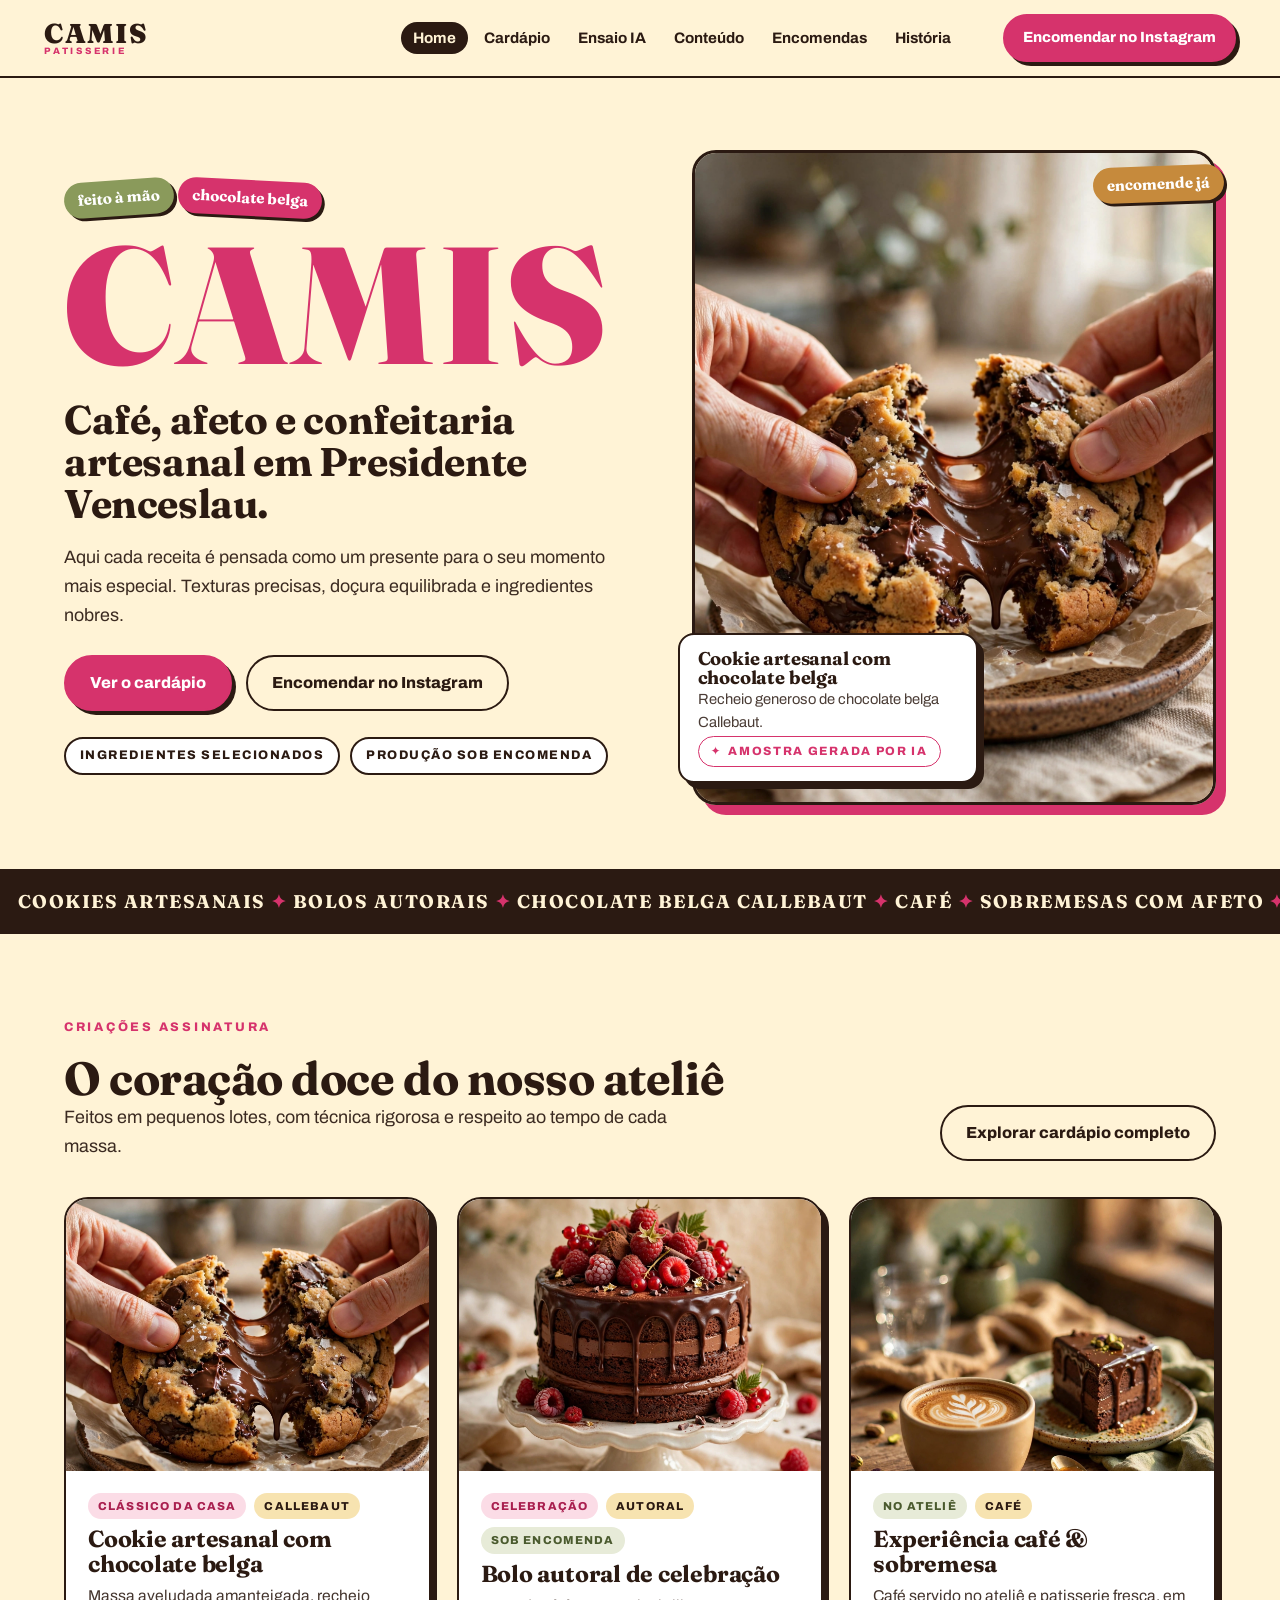
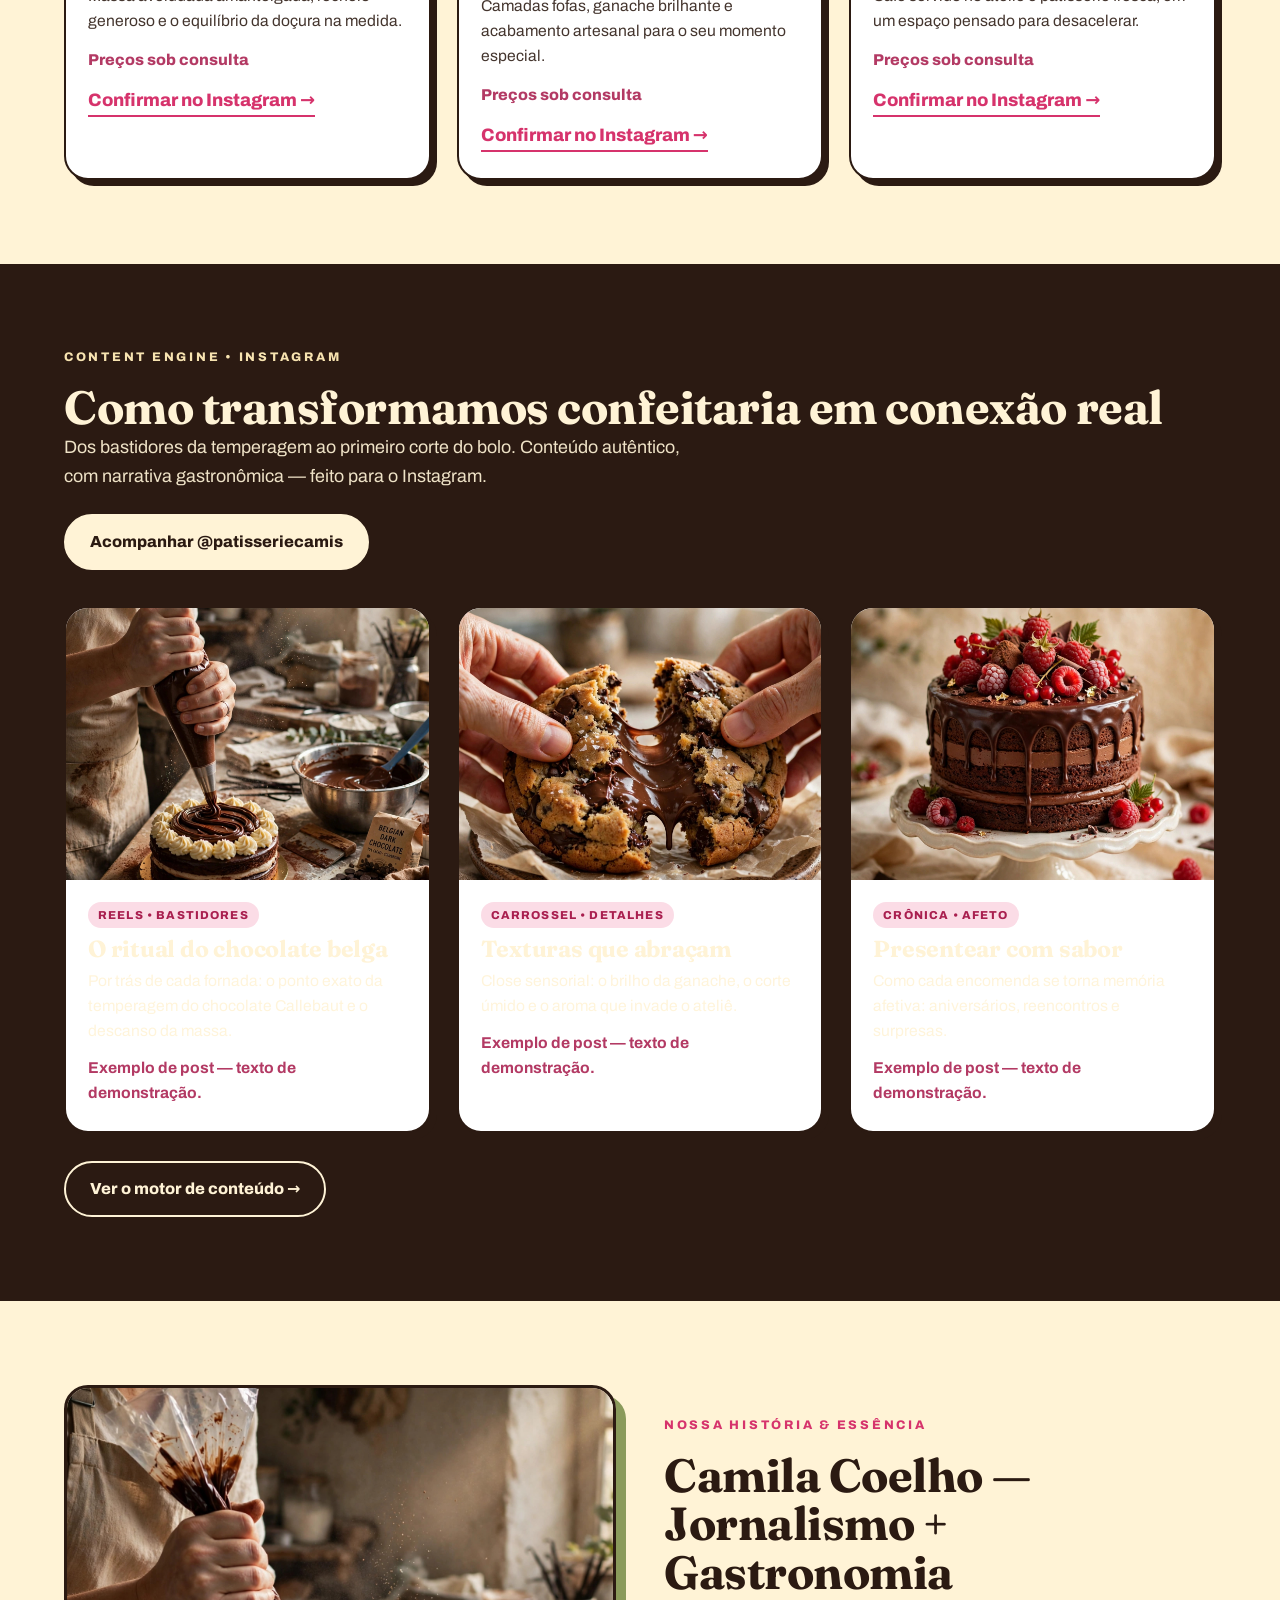
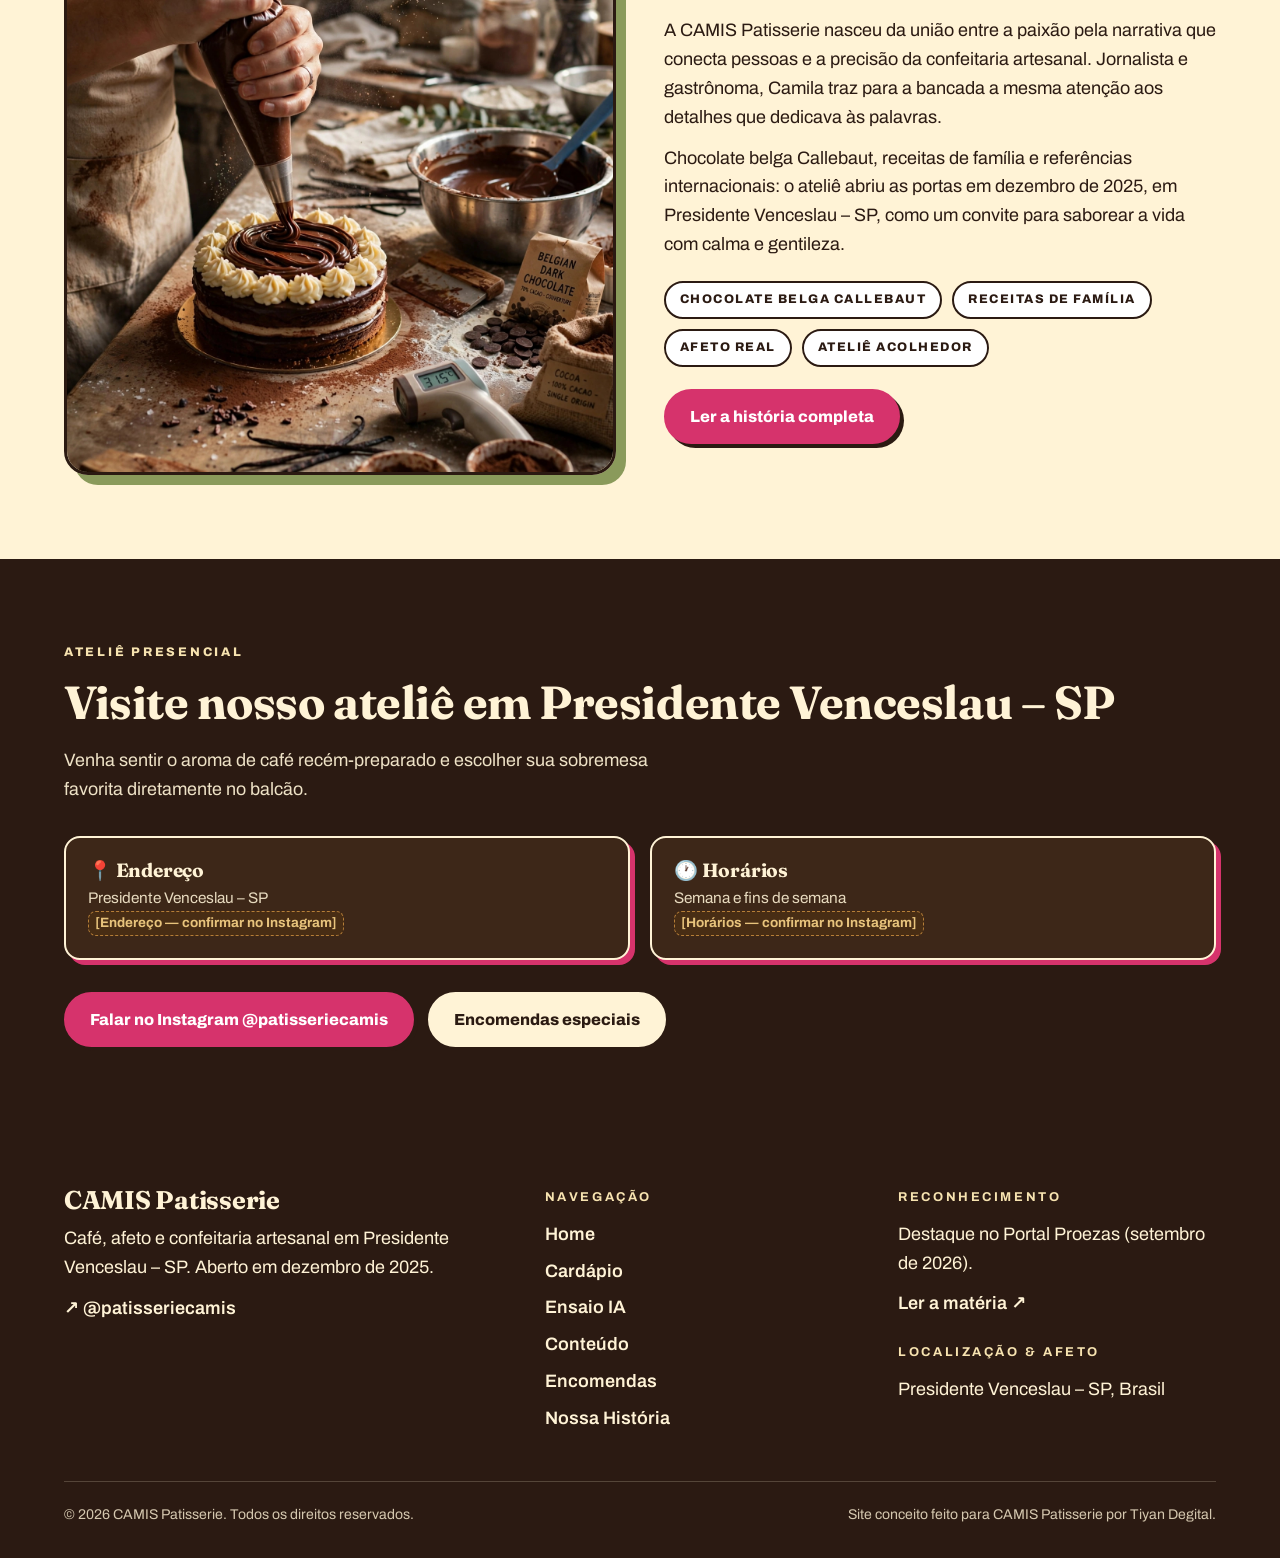
<file: index.html>
<!DOCTYPE html>
<html lang="pt-BR">
<head>
<meta charset="UTF-8">
<meta name="viewport" content="width=device-width, initial-scale=1.0">
<title>CAMIS Patisserie — Café, afeto e confeitaria em Presidente Venceslau – SP</title>
<meta name="description" content="CAMIS Patisserie — café, afeto e confeitaria artesanal em Presidente Venceslau – SP. Cookies artesanais, bolos autorais e chocolate belga Callebaut. Encomende no Instagram @patisseriecamis.">
<link rel="stylesheet" href="assets/css/style.css">
</head>
<body>
<header class="site">
  <nav class="nav" aria-label="Navegação principal">
    <a class="brand" href="index.html"><span data-site="wordmark">CAMIS</span><small>PATISSERIE</small></a>
    <button class="burger" aria-label="Abrir menu" aria-expanded="false">☰</button>
    <ul class="nav-links">
      <li><a href="index.html" class="active" aria-current="page">Home</a></li>
      <li><a href="cardapio.html">Cardápio</a></li>
      <li><a href="ensaio.html">Ensaio IA</a></li>
      <li><a href="conteudo.html">Conteúdo</a></li>
      <li><a href="encomendas.html">Encomendas</a></li>
      <li><a href="historia.html">História</a></li>
      <li><a class="btn btn-primary nav-cta mobile" href="https://www.instagram.com/patisseriecamis/" target="_blank" rel="noopener">Encomendar no Instagram</a></li>
    </ul>
    <a class="btn btn-primary nav-cta" href="https://www.instagram.com/patisseriecamis/" target="_blank" rel="noopener">Encomendar no Instagram</a>
  </nav>
</header>

<main>
  <!-- HERO -->
  <section class="hero">
    <div class="wrap hero-grid">
      <div>
        <span class="sticker">feito à mão</span>
        <span class="sticker raspberry">chocolate belga</span>
        <div class="wordmark" aria-label="CAMIS"><span data-site="wordmark">CAMIS</span></div>
        <h1>Café, afeto e confeitaria artesanal em Presidente Venceslau.</h1>
        <p class="lede">Aqui cada receita é pensada como um presente para o seu momento mais especial. Texturas precisas, doçura equilibrada e ingredientes nobres.</p>
        <div class="hero-ctas">
          <a class="btn btn-primary" href="cardapio.html">Ver o cardápio</a>
          <a class="btn btn-ghost" href="https://www.instagram.com/patisseriecamis/" target="_blank" rel="noopener">Encomendar no Instagram</a>
        </div>
        <div class="trust-chips">
          <span class="chip">Ingredientes selecionados</span>
          <span class="chip">Produção sob encomenda</span>
        </div>
      </div>
      <div class="hero-photo">
        <span class="sticker caramel on-photo">encomende já</span>
        <img src="assets/img/hero-cookie.jpg" alt="Cookie artesanal sendo partido ao meio, com recheio de chocolate belga derretido — amostra gerada por IA" width="1408" height="1760">
        <div class="caption-card">
          <h3>Cookie artesanal com chocolate belga</h3>
          <p>Recheio generoso de chocolate belga Callebaut.</p>
          <span class="ia-label">Amostra gerada por IA</span>
        </div>
      </div>
    </div>
  </section>

  <!-- MARQUEE -->
  <div class="marquee" aria-hidden="true">
    <div class="marquee-track">
      <span>COOKIES ARTESANAIS <b>✦</b> BOLOS AUTORAIS <b>✦</b> CHOCOLATE BELGA CALLEBAUT <b>✦</b> CAFÉ <b>✦</b> SOBREMESAS COM AFETO <b>✦</b> PRESIDENTE VENCESLAU – SP <b>✦</b>&nbsp;</span>
      <span>COOKIES ARTESANAIS <b>✦</b> BOLOS AUTORAIS <b>✦</b> CHOCOLATE BELGA CALLEBAUT <b>✦</b> CAFÉ <b>✦</b> SOBREMESAS COM AFETO <b>✦</b> PRESIDENTE VENCESLAU – SP <b>✦</b>&nbsp;</span>
    </div>
  </div>

  <!-- SIGNATURE -->
  <section>
    <div class="wrap">
      <div class="section-head">
        <div>
          <p class="eyebrow">Criações assinatura</p>
          <h2>O coração doce do nosso ateliê</h2>
          <p class="lede">Feitos em pequenos lotes, com técnica rigorosa e respeito ao tempo de cada massa.</p>
        </div>
        <a class="btn btn-ghost" href="cardapio.html">Explorar cardápio completo</a>
      </div>
      <div class="grid3">
        <article class="card">
          <img src="assets/img/hero-cookie.jpg" alt="Cookie artesanal com recheio de chocolate belga — amostra gerada por IA" loading="lazy">
          <div class="card-body">
            <div class="tags"><span class="tag rasp">Clássico da casa</span><span class="tag">Callebaut</span></div>
            <h3>Cookie artesanal com chocolate belga</h3>
            <p>Massa aveludada amanteigada, recheio generoso e o equilíbrio da doçura na medida.</p>
            <p class="price-note">Preços sob consulta</p>
            <a class="card-link" href="https://www.instagram.com/patisseriecamis/" target="_blank" rel="noopener">Confirmar no Instagram →</a>
          </div>
        </article>
        <article class="card">
          <img src="assets/img/bolo-autoral.jpg" alt="Bolo autoral com ganache de chocolate e frutas — amostra gerada por IA" loading="lazy">
          <div class="card-body">
            <div class="tags"><span class="tag rasp">Celebração</span><span class="tag">Autoral</span><span class="tag pist">Sob encomenda</span></div>
            <h3>Bolo autoral de celebração</h3>
            <p>Camadas fofas, ganache brilhante e acabamento artesanal para o seu momento especial.</p>
            <p class="price-note">Preços sob consulta</p>
            <a class="card-link" href="https://www.instagram.com/patisseriecamis/" target="_blank" rel="noopener">Confirmar no Instagram →</a>
          </div>
        </article>
        <article class="card">
          <img src="assets/img/cafe-latte.jpg" alt="Café com latte art e fatia de bolo no ateliê — amostra gerada por IA" loading="lazy">
          <div class="card-body">
            <div class="tags"><span class="tag pist">No ateliê</span><span class="tag">Café</span></div>
            <h3>Experiência café &amp; sobremesa</h3>
            <p>Café servido no ateliê e patisserie fresca, em um espaço pensado para desacelerar.</p>
            <p class="price-note">Preços sob consulta</p>
            <a class="card-link" href="https://www.instagram.com/patisseriecamis/" target="_blank" rel="noopener">Confirmar no Instagram →</a>
          </div>
        </article>
      </div>
    </div>
  </section>

  <!-- CONTENT ENGINE PREVIEW -->
  <section class="dark">
    <div class="wrap">
      <div class="section-head">
        <div>
          <p class="eyebrow light">Content Engine • Instagram</p>
          <h2>Como transformamos confeitaria em conexão real</h2>
          <p class="lede">Dos bastidores da temperagem ao primeiro corte do bolo. Conteúdo autêntico, com narrativa gastronômica — feito para o Instagram.</p>
        </div>
        <a class="btn btn-light" href="https://www.instagram.com/patisseriecamis/" target="_blank" rel="noopener">Acompanhar @patisseriecamis</a>
      </div>
      <div class="grid3">
        <article class="card">
          <img src="assets/img/bastidores.jpg" alt="Bastidores do ateliê: mãos trabalhando o chocolate — amostra gerada por IA" loading="lazy">
          <div class="card-body">
            <div class="tags"><span class="tag rasp">Reels • Bastidores</span></div>
            <h3>O ritual do chocolate belga</h3>
            <p>Por trás de cada fornada: o ponto exato da temperagem do chocolate Callebaut e o descanso da massa.</p>
            <p class="sample-note">Exemplo de post — texto de demonstração.</p>
          </div>
        </article>
        <article class="card">
          <img src="assets/img/hero-cookie.jpg" alt="Close do cookie artesanal mostrando a textura — amostra gerada por IA" loading="lazy">
          <div class="card-body">
            <div class="tags"><span class="tag rasp">Carrossel • Detalhes</span></div>
            <h3>Texturas que abraçam</h3>
            <p>Close sensorial: o brilho da ganache, o corte úmido e o aroma que invade o ateliê.</p>
            <p class="sample-note">Exemplo de post — texto de demonstração.</p>
          </div>
        </article>
        <article class="card">
          <img src="assets/img/bolo-autoral.jpg" alt="Bolo autoral pronto para uma celebração — amostra gerada por IA" loading="lazy">
          <div class="card-body">
            <div class="tags"><span class="tag rasp">Crônica • Afeto</span></div>
            <h3>Presentear com sabor</h3>
            <p>Como cada encomenda se torna memória afetiva: aniversários, reencontros e surpresas.</p>
            <p class="sample-note">Exemplo de post — texto de demonstração.</p>
          </div>
        </article>
      </div>
      <p style="margin-top:28px"><a class="btn btn-ghost" style="border-color:var(--butter);color:var(--butter)" href="conteudo.html">Ver o motor de conteúdo →</a></p>
    </div>
  </section>

  <!-- FOUNDER -->
  <section>
    <div class="wrap split">
      <div>
        <img src="assets/img/bastidores.jpg" alt="Produção artesanal no ateliê CAMIS — amostra gerada por IA" loading="lazy">
      </div>
      <div>
        <p class="eyebrow">Nossa história &amp; essência</p>
        <h2>Camila Coelho — Jornalismo + Gastronomia</h2>
        <p>A CAMIS Patisserie nasceu da união entre a paixão pela narrativa que conecta pessoas e a precisão da confeitaria artesanal. Jornalista e gastrônoma, Camila traz para a bancada a mesma atenção aos detalhes que dedicava às palavras.</p>
        <p style="margin-top:12px">Chocolate belga Callebaut, receitas de família e referências internacionais: o ateliê abriu as portas em dezembro de 2025, em Presidente Venceslau – SP, como um convite para saborear a vida com calma e gentileza.</p>
        <div class="value-chips">
          <span class="chip">Chocolate belga Callebaut</span>
          <span class="chip">Receitas de família</span>
          <span class="chip">Afeto real</span>
          <span class="chip">Ateliê acolhedor</span>
        </div>
        <a class="btn btn-primary" href="historia.html">Ler a história completa</a>
      </div>
    </div>
  </section>

  <!-- VISIT -->
  <section class="dark">
    <div class="wrap">
      <p class="eyebrow light">Ateliê presencial</p>
      <h2>Visite nosso ateliê em Presidente Venceslau – SP</h2>
      <p class="lede">Venha sentir o aroma de café recém-preparado e escolher sua sobremesa favorita diretamente no balcão.</p>
      <div class="info-cards" style="margin-top:32px">
        <div class="info-card">
          <h3>📍 Endereço</h3>
          <p>Presidente Venceslau – SP</p>
          <p><span class="ph">[Endereço — confirmar no Instagram]</span></p>
        </div>
        <div class="info-card">
          <h3>🕐 Horários</h3>
          <p>Semana e fins de semana</p>
          <p><span class="ph">[Horários — confirmar no Instagram]</span></p>
        </div>
      </div>
      <div class="hero-ctas" style="margin-top:32px">
        <a class="btn btn-primary" href="https://www.instagram.com/patisseriecamis/" target="_blank" rel="noopener">Falar no Instagram @patisseriecamis</a>
        <a class="btn btn-light" href="encomendas.html">Encomendas especiais</a>
      </div>
    </div>
  </section>
</main>

<footer class="site">
  <div class="wrap">
    <div class="foot-grid">
      <div>
        <h3><span data-site="wordmark">CAMIS</span> Patisserie</h3>
        <p>Café, afeto e confeitaria artesanal em Presidente Venceslau – SP. Aberto em dezembro de 2025.</p>
        <p style="margin-top:12px"><a href="https://www.instagram.com/patisseriecamis/" target="_blank" rel="noopener">↗ @patisseriecamis</a></p>
      </div>
      <div>
        <h4>Navegação</h4>
        <ul>
          <li><a href="index.html">Home</a></li>
          <li><a href="cardapio.html">Cardápio</a></li>
          <li><a href="ensaio.html">Ensaio IA</a></li>
          <li><a href="conteudo.html">Conteúdo</a></li>
          <li><a href="encomendas.html">Encomendas</a></li>
          <li><a href="historia.html">Nossa História</a></li>
        </ul>
      </div>
      <div>
        <h4>Reconhecimento</h4>
        <p>Destaque no Portal Proezas (setembro de 2026).</p>
        <p style="margin-top:12px"><a href="https://www.portalproezas.com.br/camis-patisserie-o-toque-autoral-de-camila-coelho-reune-arte-e-sabor-afetivo" target="_blank" rel="noopener">Ler a matéria ↗</a></p>
        <h4 style="margin-top:24px">Localização &amp; afeto</h4>
        <p>Presidente Venceslau – SP, Brasil</p>
      </div>
    </div>
    <div class="foot-bottom">
      <span>© <span data-site-year>2026</span> <span data-site="businessName">CAMIS Patisserie</span>. Todos os direitos reservados.</span>
      <span>Site conceito feito para CAMIS Patisserie por Tiyan Degital.</span>
    </div>
  </div>
</footer>
<script src="assets/js/site.js"></script>
</body>
</html>
</file>
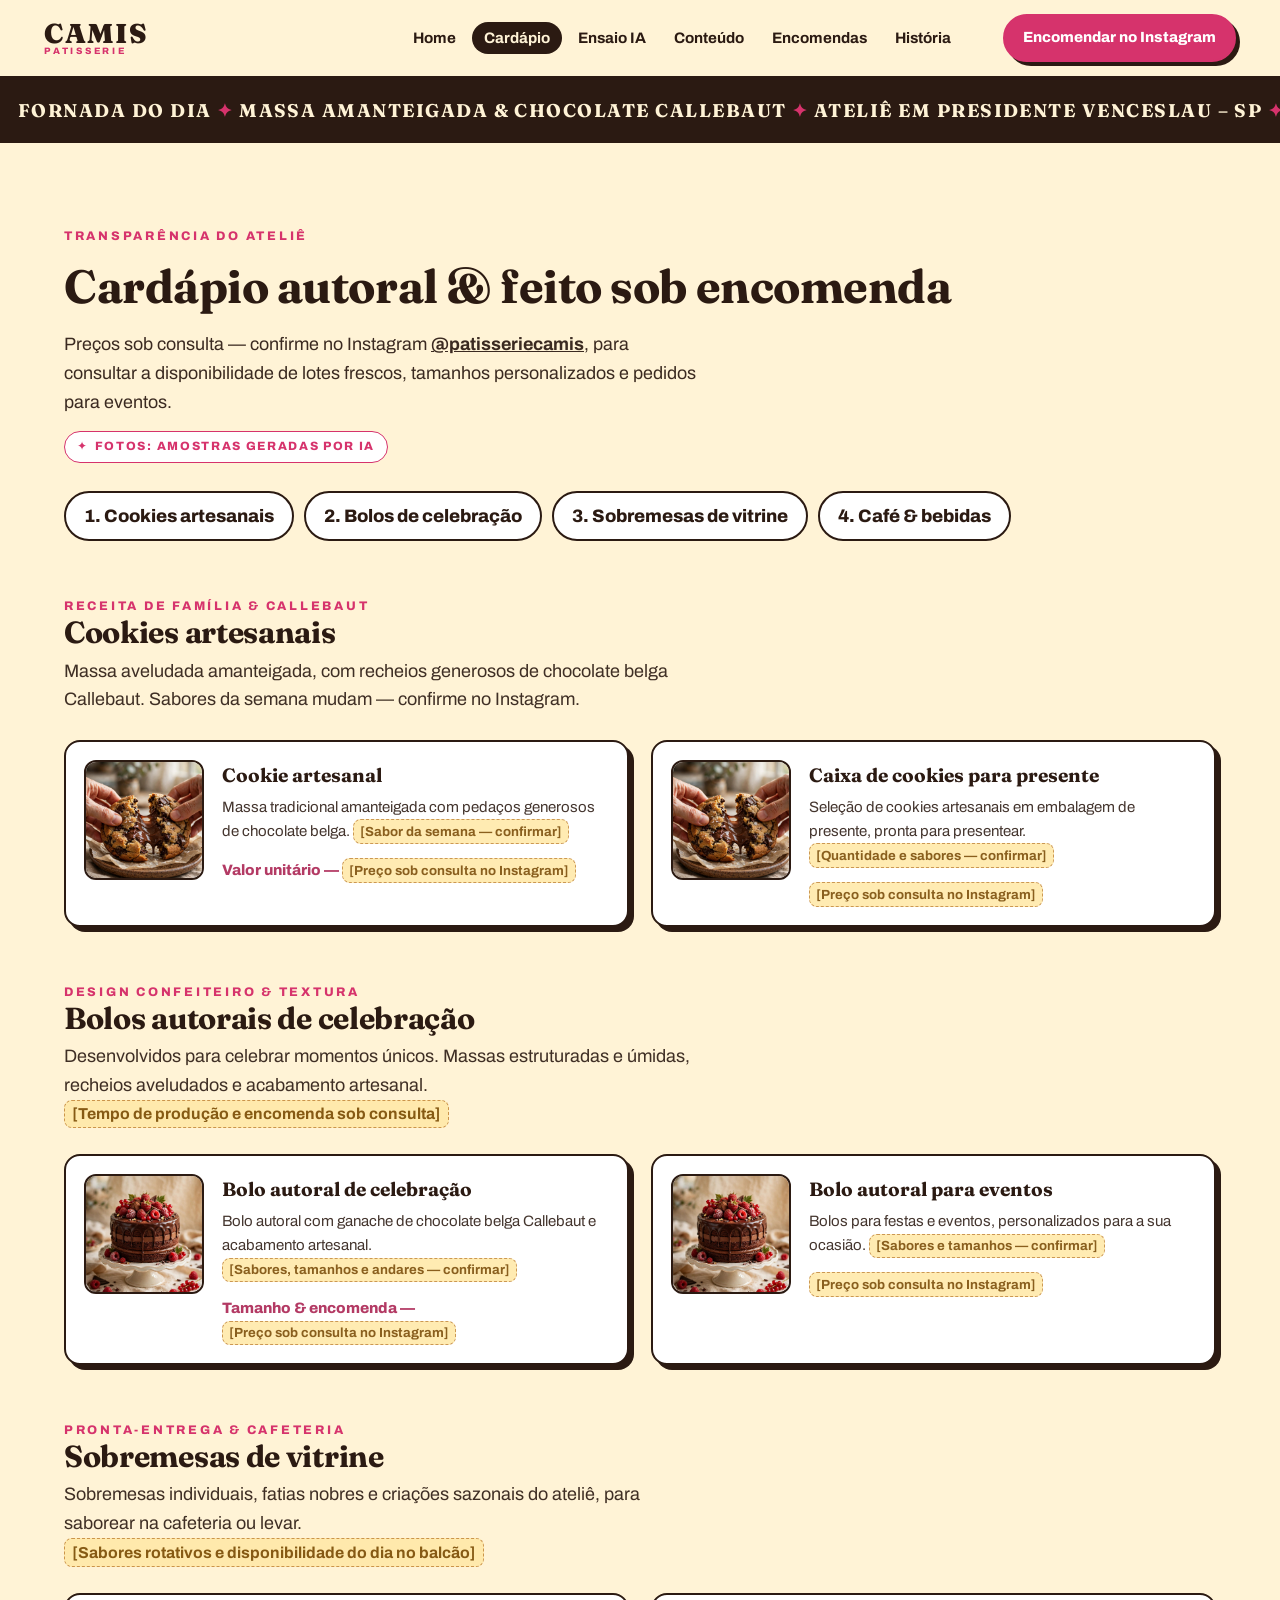
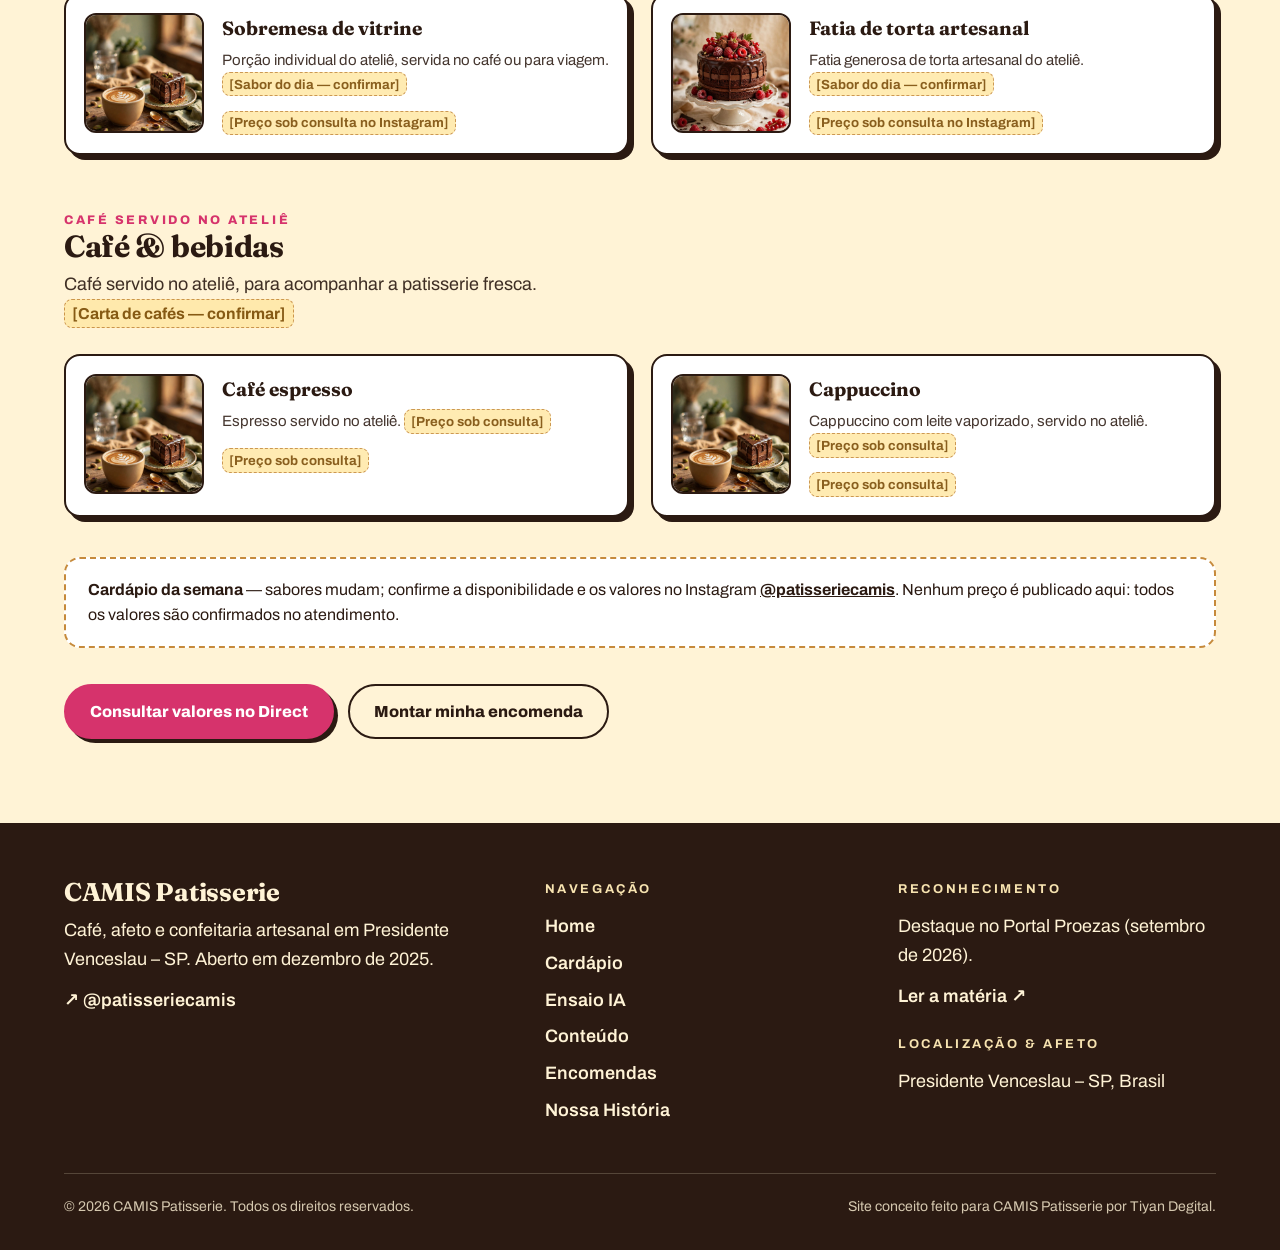
<file: cardapio.html>
<!DOCTYPE html>
<html lang="pt-BR">
<head>
<meta charset="UTF-8">
<meta name="viewport" content="width=device-width, initial-scale=1.0">
<title>Cardápio — CAMIS Patisserie | Presidente Venceslau – SP</title>
<meta name="description" content="Cardápio autoral da CAMIS Patisserie: cookies artesanais, bolos autorais, sobremesas de vitrine e café. Preços sob consulta no Instagram @patisseriecamis.">
<link rel="stylesheet" href="assets/css/style.css">
</head>
<body>
<header class="site">
  <nav class="nav" aria-label="Navegação principal">
    <a class="brand" href="index.html"><span data-site="wordmark">CAMIS</span><small>PATISSERIE</small></a>
    <button class="burger" aria-label="Abrir menu" aria-expanded="false">☰</button>
    <ul class="nav-links">
      <li><a href="index.html">Home</a></li>
      <li><a href="cardapio.html" class="active" aria-current="page">Cardápio</a></li>
      <li><a href="ensaio.html">Ensaio IA</a></li>
      <li><a href="conteudo.html">Conteúdo</a></li>
      <li><a href="encomendas.html">Encomendas</a></li>
      <li><a href="historia.html">História</a></li>
      <li><a class="btn btn-primary nav-cta mobile" href="https://www.instagram.com/patisseriecamis/" target="_blank" rel="noopener">Encomendar no Instagram</a></li>
    </ul>
    <a class="btn btn-primary nav-cta" href="https://www.instagram.com/patisseriecamis/" target="_blank" rel="noopener">Encomendar no Instagram</a>
  </nav>
</header>

<main>
  <div class="marquee" aria-hidden="true">
    <div class="marquee-track">
      <span>FORNADA DO DIA <b>✦</b> MASSA AMANTEIGADA &amp; CHOCOLATE CALLEBAUT <b>✦</b> ATELIÊ EM PRESIDENTE VENCESLAU – SP <b>✦</b> ENCOMENDAS E PRONTA-ENTREGA <b>✦</b> AFETO EM CADA CAMADA <b>✦</b>&nbsp;</span>
      <span>FORNADA DO DIA <b>✦</b> MASSA AMANTEIGADA &amp; CHOCOLATE CALLEBAUT <b>✦</b> ATELIÊ EM PRESIDENTE VENCESLAU – SP <b>✦</b> ENCOMENDAS E PRONTA-ENTREGA <b>✦</b> AFETO EM CADA CAMADA <b>✦</b>&nbsp;</span>
    </div>
  </div>

  <section>
    <div class="wrap">
      <p class="eyebrow">Transparência do ateliê</p>
      <h2>Cardápio autoral &amp; feito sob encomenda</h2>
      <p class="lede">Preços sob consulta — confirme no Instagram <a href="https://www.instagram.com/patisseriecamis/" target="_blank" rel="noopener"><strong>@patisseriecamis</strong></a>, para consultar a disponibilidade de lotes frescos, tamanhos personalizados e pedidos para eventos.</p>
      <p style="margin-top:14px"><span class="ia-label">Fotos: amostras geradas por IA</span></p>

      <nav class="menu-nav" aria-label="Seções do cardápio">
        <a href="#cookies">1. Cookies artesanais</a>
        <a href="#bolos">2. Bolos de celebração</a>
        <a href="#sobremesas">3. Sobremesas de vitrine</a>
        <a href="#cafe">4. Café &amp; bebidas</a>
      </nav>

      <!-- COOKIES -->
      <div class="menu-section" id="cookies">
        <p class="eyebrow">Receita de família &amp; Callebaut</p>
        <h3>Cookies artesanais</h3>
        <p class="intro">Massa aveludada amanteigada, com recheios generosos de chocolate belga Callebaut. Sabores da semana mudam — confirme no Instagram.</p>
        <div class="menu-list">
          <article class="menu-item">
            <img src="assets/img/hero-cookie.jpg" alt="Cookie artesanal com recheio de chocolate belga — amostra gerada por IA" loading="lazy">
            <div>
              <h4>Cookie artesanal</h4>
              <p>Massa tradicional amanteigada com pedaços generosos de chocolate belga. <span class="ph">[Sabor da semana — confirmar]</span></p>
              <p class="price-note">Valor unitário — <span class="ph">[Preço sob consulta no Instagram]</span></p>
            </div>
          </article>
          <article class="menu-item">
            <img src="assets/img/hero-cookie.jpg" alt="Caixa de cookies artesanais para presente — amostra gerada por IA" loading="lazy">
            <div>
              <h4>Caixa de cookies para presente</h4>
              <p>Seleção de cookies artesanais em embalagem de presente, pronta para presentear. <span class="ph">[Quantidade e sabores — confirmar]</span></p>
              <p class="price-note"><span class="ph">[Preço sob consulta no Instagram]</span></p>
            </div>
          </article>
        </div>
      </div>

      <!-- BOLOS -->
      <div class="menu-section" id="bolos">
        <p class="eyebrow">Design confeiteiro &amp; textura</p>
        <h3>Bolos autorais de celebração</h3>
        <p class="intro">Desenvolvidos para celebrar momentos únicos. Massas estruturadas e úmidas, recheios aveludados e acabamento artesanal. <span class="ph">[Tempo de produção e encomenda sob consulta]</span></p>
        <div class="menu-list">
          <article class="menu-item">
            <img src="assets/img/bolo-autoral.jpg" alt="Bolo autoral de celebração com ganache de chocolate — amostra gerada por IA" loading="lazy">
            <div>
              <h4>Bolo autoral de celebração</h4>
              <p>Bolo autoral com ganache de chocolate belga Callebaut e acabamento artesanal. <span class="ph">[Sabores, tamanhos e andares — confirmar]</span></p>
              <p class="price-note">Tamanho &amp; encomenda — <span class="ph">[Preço sob consulta no Instagram]</span></p>
            </div>
          </article>
          <article class="menu-item">
            <img src="assets/img/bolo-autoral.jpg" alt="Bolo autoral em suporte cerâmico — amostra gerada por IA" loading="lazy">
            <div>
              <h4>Bolo autoral para eventos</h4>
              <p>Bolos para festas e eventos, personalizados para a sua ocasião. <span class="ph">[Sabores e tamanhos — confirmar]</span></p>
              <p class="price-note"><span class="ph">[Preço sob consulta no Instagram]</span></p>
            </div>
          </article>
        </div>
      </div>

      <!-- SOBREMESAS -->
      <div class="menu-section" id="sobremesas">
        <p class="eyebrow">Pronta-entrega &amp; cafeteria</p>
        <h3>Sobremesas de vitrine</h3>
        <p class="intro">Sobremesas individuais, fatias nobres e criações sazonais do ateliê, para saborear na cafeteria ou levar. <span class="ph">[Sabores rotativos e disponibilidade do dia no balcão]</span></p>
        <div class="menu-list">
          <article class="menu-item">
            <img src="assets/img/cafe-latte.jpg" alt="Sobremesa de vitrine servida com café — amostra gerada por IA" loading="lazy">
            <div>
              <h4>Sobremesa de vitrine</h4>
              <p>Porção individual do ateliê, servida no café ou para viagem. <span class="ph">[Sabor do dia — confirmar]</span></p>
              <p class="price-note"><span class="ph">[Preço sob consulta no Instagram]</span></p>
            </div>
          </article>
          <article class="menu-item">
            <img src="assets/img/bolo-autoral.jpg" alt="Fatia de torta artesanal — amostra gerada por IA" loading="lazy">
            <div>
              <h4>Fatia de torta artesanal</h4>
              <p>Fatia generosa de torta artesanal do ateliê. <span class="ph">[Sabor do dia — confirmar]</span></p>
              <p class="price-note"><span class="ph">[Preço sob consulta no Instagram]</span></p>
            </div>
          </article>
        </div>
      </div>

      <!-- CAFÉ -->
      <div class="menu-section" id="cafe">
        <p class="eyebrow">Café servido no ateliê</p>
        <h3>Café &amp; bebidas</h3>
        <p class="intro">Café servido no ateliê, para acompanhar a patisserie fresca. <span class="ph">[Carta de cafés — confirmar]</span></p>
        <div class="menu-list">
          <article class="menu-item">
            <img src="assets/img/cafe-latte.jpg" alt="Café com latte art no ateliê — amostra gerada por IA" loading="lazy">
            <div>
              <h4>Café espresso</h4>
              <p>Espresso servido no ateliê. <span class="ph">[Preço sob consulta]</span></p>
              <p class="price-note"><span class="ph">[Preço sob consulta]</span></p>
            </div>
          </article>
          <article class="menu-item">
            <img src="assets/img/cafe-latte.jpg" alt="Cappuccino com latte art — amostra gerada por IA" loading="lazy">
            <div>
              <h4>Cappuccino</h4>
              <p>Cappuccino com leite vaporizado, servido no ateliê. <span class="ph">[Preço sob consulta]</span></p>
              <p class="price-note"><span class="ph">[Preço sob consulta]</span></p>
            </div>
          </article>
        </div>
      </div>

      <div class="note-bar">
        <strong>Cardápio da semana</strong> — sabores mudam; confirme a disponibilidade e os valores no Instagram <a href="https://www.instagram.com/patisseriecamis/" target="_blank" rel="noopener"><strong>@patisseriecamis</strong></a>. Nenhum preço é publicado aqui: todos os valores são confirmados no atendimento.
      </div>

      <div class="hero-ctas" style="margin-top:36px">
        <a class="btn btn-primary" href="https://www.instagram.com/patisseriecamis/" target="_blank" rel="noopener">Consultar valores no Direct</a>
        <a class="btn btn-ghost" href="encomendas.html">Montar minha encomenda</a>
      </div>
    </div>
  </section>
</main>

<footer class="site">
  <div class="wrap">
    <div class="foot-grid">
      <div>
        <h3><span data-site="wordmark">CAMIS</span> Patisserie</h3>
        <p>Café, afeto e confeitaria artesanal em Presidente Venceslau – SP. Aberto em dezembro de 2025.</p>
        <p style="margin-top:12px"><a href="https://www.instagram.com/patisseriecamis/" target="_blank" rel="noopener">↗ @patisseriecamis</a></p>
      </div>
      <div>
        <h4>Navegação</h4>
        <ul>
          <li><a href="index.html">Home</a></li>
          <li><a href="cardapio.html">Cardápio</a></li>
          <li><a href="ensaio.html">Ensaio IA</a></li>
          <li><a href="conteudo.html">Conteúdo</a></li>
          <li><a href="encomendas.html">Encomendas</a></li>
          <li><a href="historia.html">Nossa História</a></li>
        </ul>
      </div>
      <div>
        <h4>Reconhecimento</h4>
        <p>Destaque no Portal Proezas (setembro de 2026).</p>
        <p style="margin-top:12px"><a href="https://www.portalproezas.com.br/camis-patisserie-o-toque-autoral-de-camila-coelho-reune-arte-e-sabor-afetivo" target="_blank" rel="noopener">Ler a matéria ↗</a></p>
        <h4 style="margin-top:24px">Localização &amp; afeto</h4>
        <p>Presidente Venceslau – SP, Brasil</p>
      </div>
    </div>
    <div class="foot-bottom">
      <span>© <span data-site-year>2026</span> <span data-site="businessName">CAMIS Patisserie</span>. Todos os direitos reservados.</span>
      <span>Site conceito feito para CAMIS Patisserie por Tiyan Degital.</span>
    </div>
  </div>
</footer>
<script src="assets/js/site.js"></script>
</body>
</html>
</file>
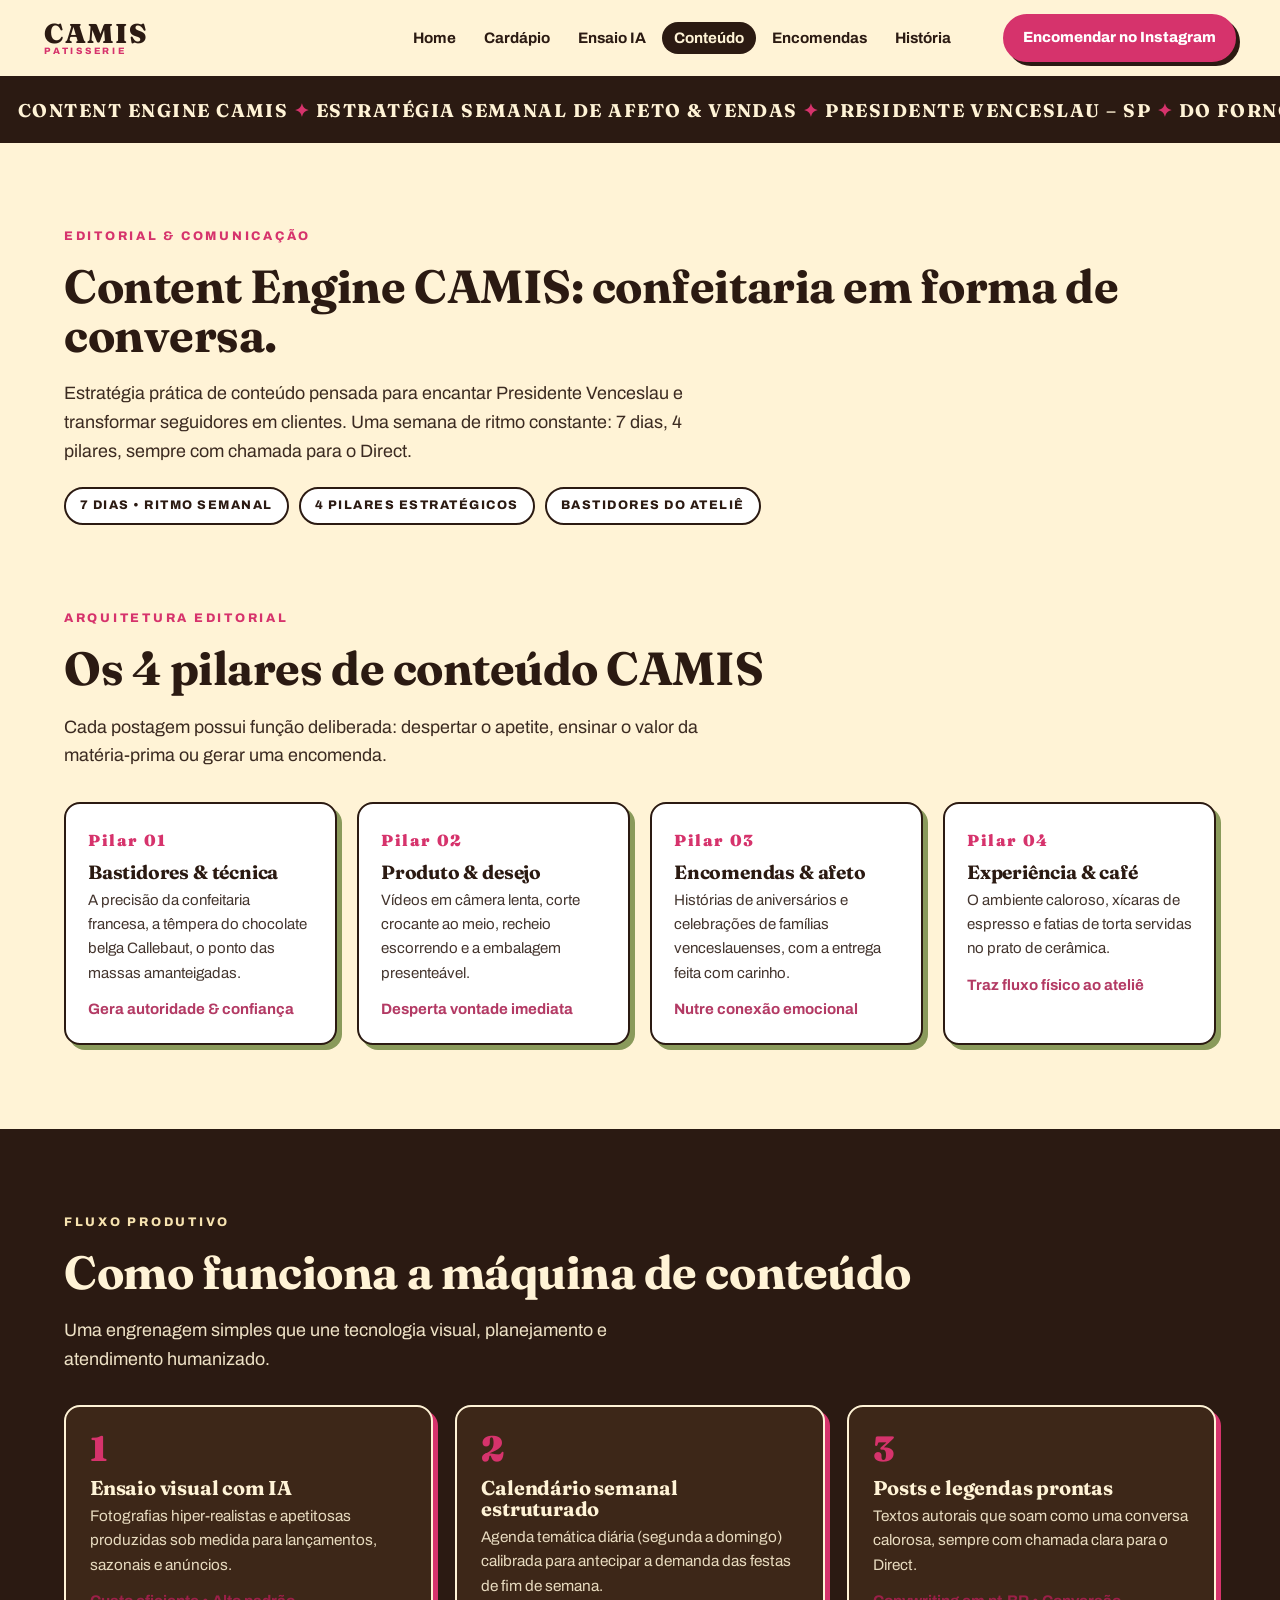
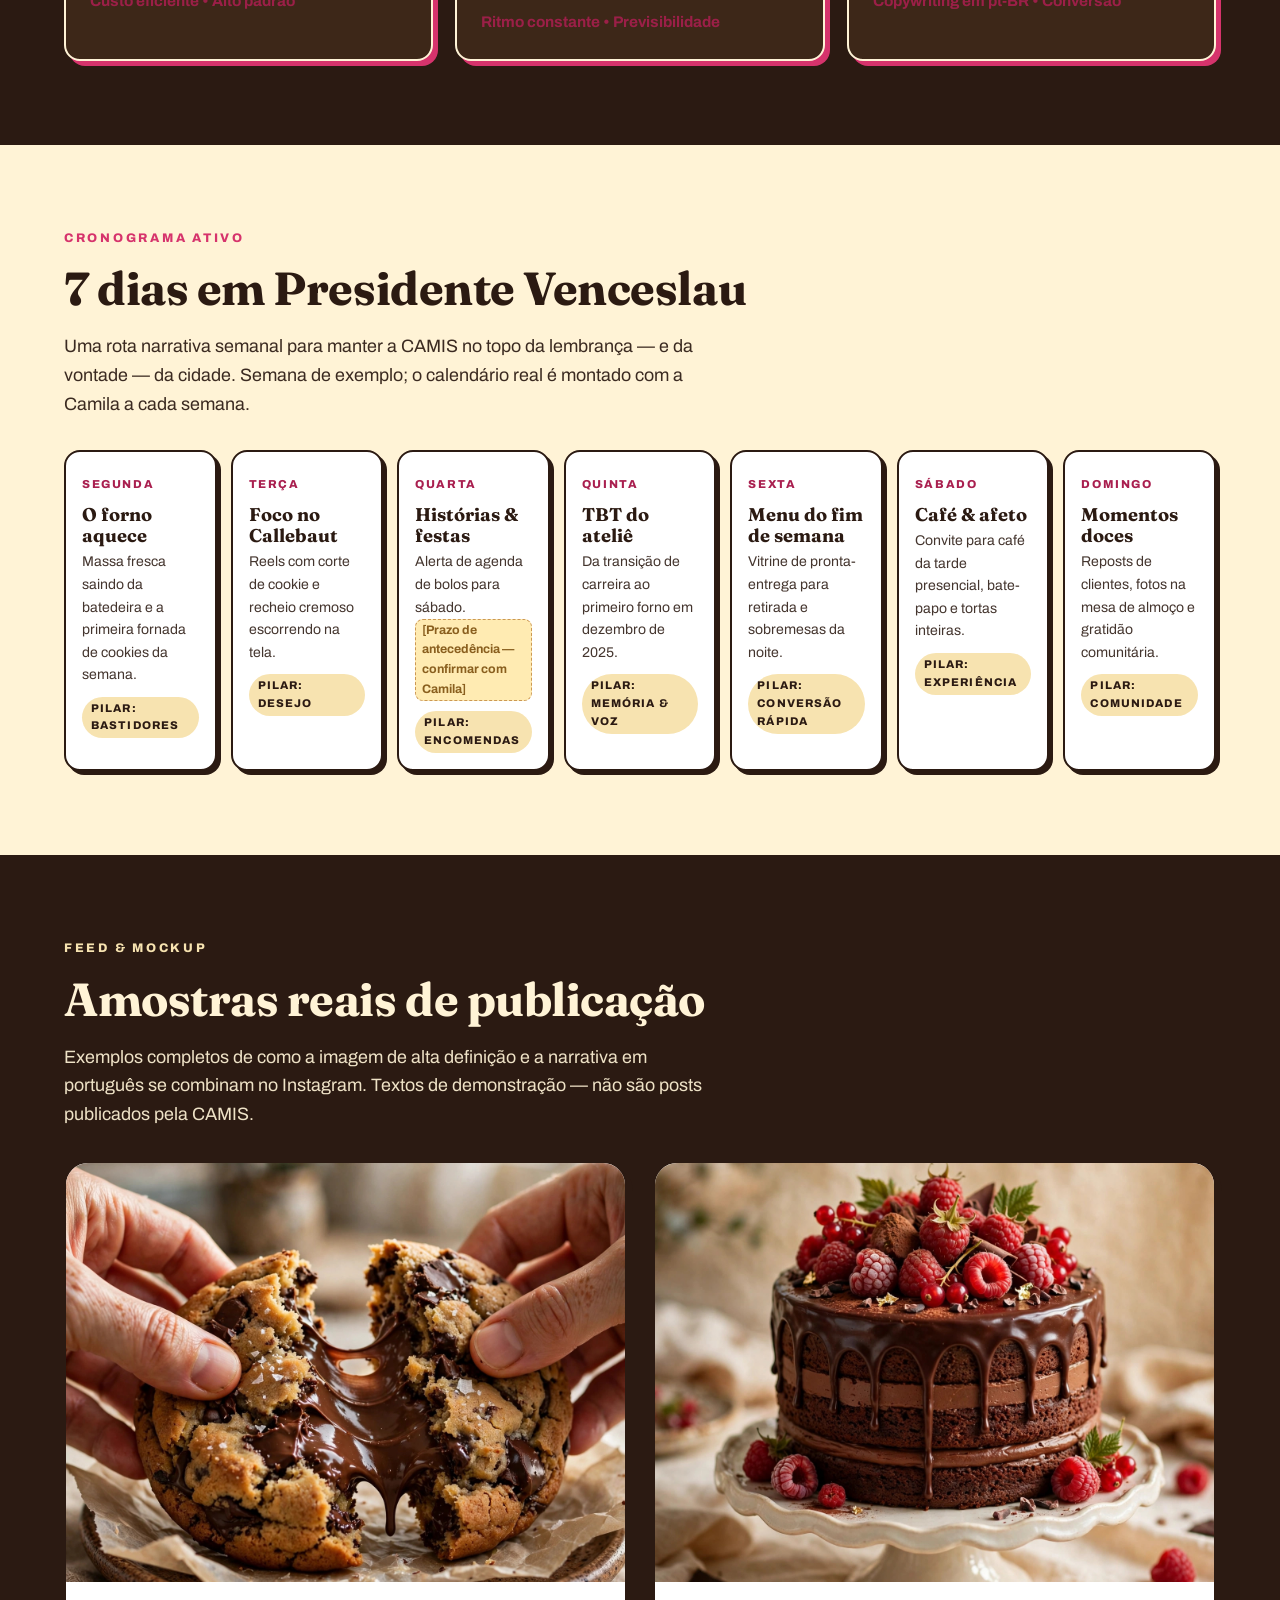
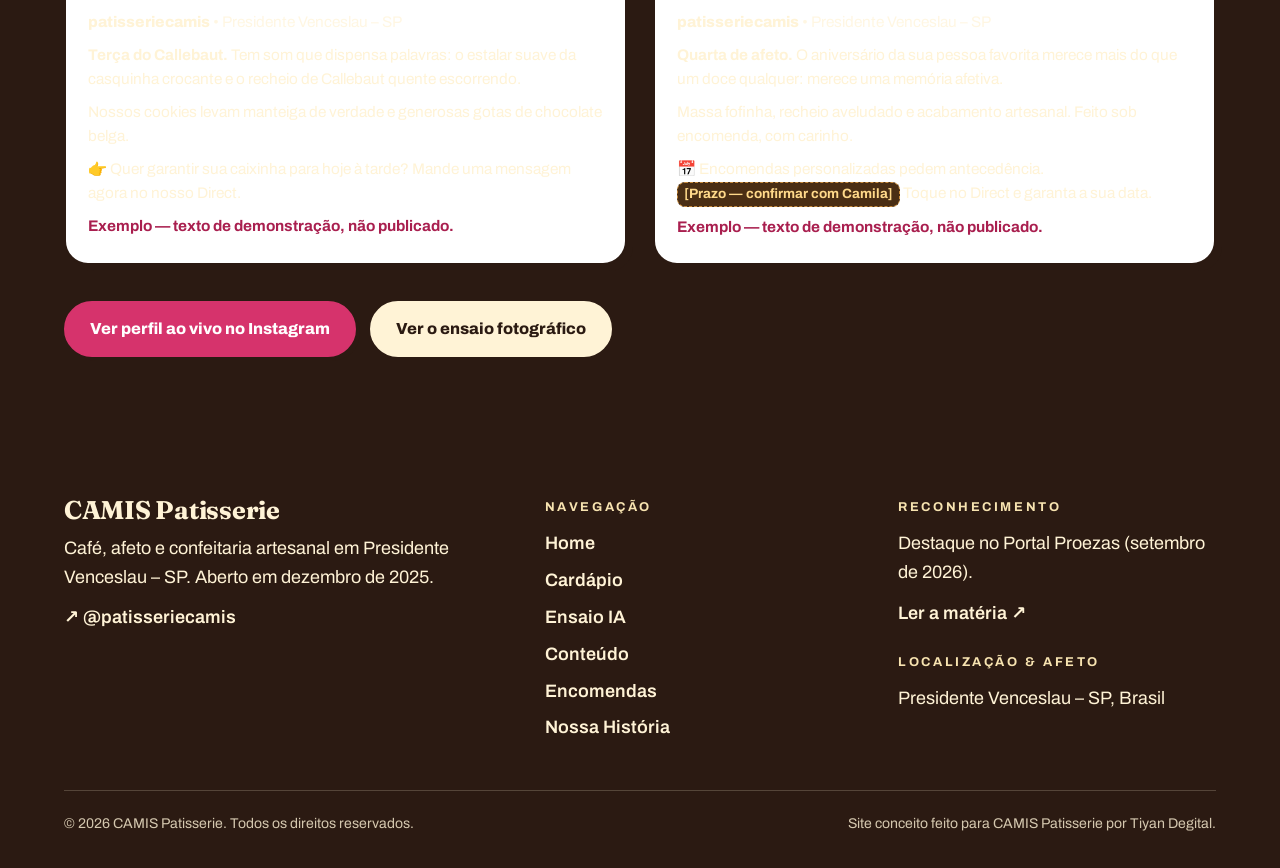
<file: conteudo.html>
<!DOCTYPE html>
<html lang="pt-BR">
<head>
<meta charset="UTF-8">
<meta name="viewport" content="width=device-width, initial-scale=1.0">
<title>Conteúdo — CAMIS Patisserie | Motor de conteúdo semanal</title>
<meta name="description" content="Content Engine CAMIS: calendário semanal de conteúdo para o Instagram @patisseriecamis — bastidores, produto, encomendas e café. Amostras de posts em português.">
<link rel="stylesheet" href="assets/css/style.css">
</head>
<body>
<header class="site">
  <nav class="nav" aria-label="Navegação principal">
    <a class="brand" href="index.html"><span data-site="wordmark">CAMIS</span><small>PATISSERIE</small></a>
    <button class="burger" aria-label="Abrir menu" aria-expanded="false">☰</button>
    <ul class="nav-links">
      <li><a href="index.html">Home</a></li>
      <li><a href="cardapio.html">Cardápio</a></li>
      <li><a href="ensaio.html">Ensaio IA</a></li>
      <li><a href="conteudo.html" class="active" aria-current="page">Conteúdo</a></li>
      <li><a href="encomendas.html">Encomendas</a></li>
      <li><a href="historia.html">História</a></li>
      <li><a class="btn btn-primary nav-cta mobile" href="https://www.instagram.com/patisseriecamis/" target="_blank" rel="noopener">Encomendar no Instagram</a></li>
    </ul>
    <a class="btn btn-primary nav-cta" href="https://www.instagram.com/patisseriecamis/" target="_blank" rel="noopener">Encomendar no Instagram</a>
  </nav>
</header>

<main>
  <div class="marquee" aria-hidden="true">
    <div class="marquee-track">
      <span>CONTENT ENGINE CAMIS <b>✦</b> ESTRATÉGIA SEMANAL DE AFETO &amp; VENDAS <b>✦</b> PRESIDENTE VENCESLAU – SP <b>✦</b> DO FORNO AO DIRECT DO INSTAGRAM <b>✦</b>&nbsp;</span>
      <span>CONTENT ENGINE CAMIS <b>✦</b> ESTRATÉGIA SEMANAL DE AFETO &amp; VENDAS <b>✦</b> PRESIDENTE VENCESLAU – SP <b>✦</b> DO FORNO AO DIRECT DO INSTAGRAM <b>✦</b>&nbsp;</span>
    </div>
  </div>

  <!-- HERO -->
  <section>
    <div class="wrap">
      <p class="eyebrow">Editorial &amp; comunicação</p>
      <h2>Content Engine CAMIS: confeitaria em forma de conversa.</h2>
      <p class="lede">Estratégia prática de conteúdo pensada para encantar Presidente Venceslau e transformar seguidores em clientes. Uma semana de ritmo constante: 7 dias, 4 pilares, sempre com chamada para o Direct.</p>
      <div class="trust-chips" style="margin-top:22px">
        <span class="chip">7 dias • ritmo semanal</span>
        <span class="chip">4 pilares estratégicos</span>
        <span class="chip">Bastidores do ateliê</span>
      </div>
    </div>
  </section>

  <!-- PILLARS -->
  <section style="padding-top:0">
    <div class="wrap">
      <p class="eyebrow">Arquitetura editorial</p>
      <h2>Os 4 pilares de conteúdo CAMIS</h2>
      <p class="lede">Cada postagem possui função deliberada: despertar o apetite, ensinar o valor da matéria-prima ou gerar uma encomenda.</p>
      <div class="pillars" style="margin-top:32px">
        <article class="pillar">
          <span class="pnum">Pilar 01</span>
          <h3>Bastidores &amp; técnica</h3>
          <p>A precisão da confeitaria francesa, a têmpera do chocolate belga Callebaut, o ponto das massas amanteigadas.</p>
          <p class="sample-note">Gera autoridade &amp; confiança</p>
        </article>
        <article class="pillar">
          <span class="pnum">Pilar 02</span>
          <h3>Produto &amp; desejo</h3>
          <p>Vídeos em câmera lenta, corte crocante ao meio, recheio escorrendo e a embalagem presenteável.</p>
          <p class="sample-note">Desperta vontade imediata</p>
        </article>
        <article class="pillar">
          <span class="pnum">Pilar 03</span>
          <h3>Encomendas &amp; afeto</h3>
          <p>Histórias de aniversários e celebrações de famílias venceslauenses, com a entrega feita com carinho.</p>
          <p class="sample-note">Nutre conexão emocional</p>
        </article>
        <article class="pillar">
          <span class="pnum">Pilar 04</span>
          <h3>Experiência &amp; café</h3>
          <p>O ambiente caloroso, xícaras de espresso e fatias de torta servidas no prato de cerâmica.</p>
          <p class="sample-note">Traz fluxo físico ao ateliê</p>
        </article>
      </div>
    </div>
  </section>

  <!-- HOW IT WORKS -->
  <section class="dark">
    <div class="wrap">
      <p class="eyebrow light">Fluxo produtivo</p>
      <h2>Como funciona a máquina de conteúdo</h2>
      <p class="lede">Uma engrenagem simples que une tecnologia visual, planejamento e atendimento humanizado.</p>
      <div class="steps" style="margin-top:32px">
        <article class="step">
          <div class="num">1</div>
          <h3>Ensaio visual com IA</h3>
          <p>Fotografias hiper-realistas e apetitosas produzidas sob medida para lançamentos, sazonais e anúncios.</p>
          <p class="sample-note">Custo eficiente • Alto padrão</p>
        </article>
        <article class="step">
          <div class="num">2</div>
          <h3>Calendário semanal estruturado</h3>
          <p>Agenda temática diária (segunda a domingo) calibrada para antecipar a demanda das festas de fim de semana.</p>
          <p class="sample-note">Ritmo constante • Previsibilidade</p>
        </article>
        <article class="step">
          <div class="num">3</div>
          <h3>Posts e legendas prontas</h3>
          <p>Textos autorais que soam como uma conversa calorosa, sempre com chamada clara para o Direct.</p>
          <p class="sample-note">Copywriting em pt-BR • Conversão</p>
        </article>
      </div>
    </div>
  </section>

  <!-- 7-DAY CALENDAR -->
  <section>
    <div class="wrap">
      <p class="eyebrow">Cronograma ativo</p>
      <h2>7 dias em Presidente Venceslau</h2>
      <p class="lede">Uma rota narrativa semanal para manter a CAMIS no topo da lembrança — e da vontade — da cidade. Semana de exemplo; o calendário real é montado com a Camila a cada semana.</p>
      <div class="calendar" style="margin-top:32px">
        <article class="day">
          <span class="dow">Segunda</span>
          <h4>O forno aquece</h4>
          <p>Massa fresca saindo da batedeira e a primeira fornada de cookies da semana.</p>
          <span class="pilar-tag">Pilar: Bastidores</span>
        </article>
        <article class="day">
          <span class="dow">Terça</span>
          <h4>Foco no Callebaut</h4>
          <p>Reels com corte de cookie e recheio cremoso escorrendo na tela.</p>
          <span class="pilar-tag">Pilar: Desejo</span>
        </article>
        <article class="day">
          <span class="dow">Quarta</span>
          <h4>Histórias &amp; festas</h4>
          <p>Alerta de agenda de bolos para sábado. <span class="ph">[Prazo de antecedência — confirmar com Camila]</span></p>
          <span class="pilar-tag">Pilar: Encomendas</span>
        </article>
        <article class="day">
          <span class="dow">Quinta</span>
          <h4>TBT do ateliê</h4>
          <p>Da transição de carreira ao primeiro forno em dezembro de 2025.</p>
          <span class="pilar-tag">Pilar: Memória &amp; voz</span>
        </article>
        <article class="day">
          <span class="dow">Sexta</span>
          <h4>Menu do fim de semana</h4>
          <p>Vitrine de pronta-entrega para retirada e sobremesas da noite.</p>
          <span class="pilar-tag">Pilar: Conversão rápida</span>
        </article>
        <article class="day">
          <span class="dow">Sábado</span>
          <h4>Café &amp; afeto</h4>
          <p>Convite para café da tarde presencial, bate-papo e tortas inteiras.</p>
          <span class="pilar-tag">Pilar: Experiência</span>
        </article>
        <article class="day">
          <span class="dow">Domingo</span>
          <h4>Momentos doces</h4>
          <p>Reposts de clientes, fotos na mesa de almoço e gratidão comunitária.</p>
          <span class="pilar-tag">Pilar: Comunidade</span>
        </article>
      </div>
    </div>
  </section>

  <!-- SAMPLE POSTS -->
  <section class="dark">
    <div class="wrap">
      <p class="eyebrow light">Feed &amp; mockup</p>
      <h2>Amostras reais de publicação</h2>
      <p class="lede">Exemplos completos de como a imagem de alta definição e a narrativa em português se combinam no Instagram. Textos de demonstração — não são posts publicados pela CAMIS.</p>
      <div class="grid2" style="margin-top:32px">
        <article class="mockup">
          <img src="assets/img/hero-cookie.jpg" alt="Amostra de post: cookie artesanal com chocolate belga — imagem gerada por IA" loading="lazy">
          <div class="mockup-body">
            <p class="handle">patisseriecamis <span>• Presidente Venceslau – SP</span></p>
            <p><strong>Terça do Callebaut.</strong> Tem som que dispensa palavras: o estalar suave da casquinha crocante e o recheio de Callebaut quente escorrendo.</p>
            <p>Nossos cookies levam manteiga de verdade e generosas gotas de chocolate belga.</p>
            <p>👉 Quer garantir sua caixinha para hoje à tarde? Mande uma mensagem agora no nosso Direct.</p>
            <p class="sample-note">Exemplo — texto de demonstração, não publicado.</p>
          </div>
        </article>
        <article class="mockup">
          <img src="assets/img/bolo-autoral.jpg" alt="Amostra de post: bolo autoral de celebração — imagem gerada por IA" loading="lazy">
          <div class="mockup-body">
            <p class="handle">patisseriecamis <span>• Presidente Venceslau – SP</span></p>
            <p><strong>Quarta de afeto.</strong> O aniversário da sua pessoa favorita merece mais do que um doce qualquer: merece uma memória afetiva.</p>
            <p>Massa fofinha, recheio aveludado e acabamento artesanal. Feito sob encomenda, com carinho.</p>
            <p>📅 Encomendas personalizadas pedem antecedência. <span class="ph">[Prazo — confirmar com Camila]</span> Toque no Direct e garanta a sua data.</p>
            <p class="sample-note">Exemplo — texto de demonstração, não publicado.</p>
          </div>
        </article>
      </div>
      <div class="hero-ctas" style="margin-top:36px">
        <a class="btn btn-primary" href="https://www.instagram.com/patisseriecamis/" target="_blank" rel="noopener">Ver perfil ao vivo no Instagram</a>
        <a class="btn btn-light" href="ensaio.html">Ver o ensaio fotográfico</a>
      </div>
    </div>
  </section>
</main>

<footer class="site">
  <div class="wrap">
    <div class="foot-grid">
      <div>
        <h3><span data-site="wordmark">CAMIS</span> Patisserie</h3>
        <p>Café, afeto e confeitaria artesanal em Presidente Venceslau – SP. Aberto em dezembro de 2025.</p>
        <p style="margin-top:12px"><a href="https://www.instagram.com/patisseriecamis/" target="_blank" rel="noopener">↗ @patisseriecamis</a></p>
      </div>
      <div>
        <h4>Navegação</h4>
        <ul>
          <li><a href="index.html">Home</a></li>
          <li><a href="cardapio.html">Cardápio</a></li>
          <li><a href="ensaio.html">Ensaio IA</a></li>
          <li><a href="conteudo.html">Conteúdo</a></li>
          <li><a href="encomendas.html">Encomendas</a></li>
          <li><a href="historia.html">Nossa História</a></li>
        </ul>
      </div>
      <div>
        <h4>Reconhecimento</h4>
        <p>Destaque no Portal Proezas (setembro de 2026).</p>
        <p style="margin-top:12px"><a href="https://www.portalproezas.com.br/camis-patisserie-o-toque-autoral-de-camila-coelho-reune-arte-e-sabor-afetivo" target="_blank" rel="noopener">Ler a matéria ↗</a></p>
        <h4 style="margin-top:24px">Localização &amp; afeto</h4>
        <p>Presidente Venceslau – SP, Brasil</p>
      </div>
    </div>
    <div class="foot-bottom">
      <span>© <span data-site-year>2026</span> <span data-site="businessName">CAMIS Patisserie</span>. Todos os direitos reservados.</span>
      <span>Site conceito feito para CAMIS Patisserie por Tiyan Degital.</span>
    </div>
  </div>
</footer>
<script src="assets/js/site.js"></script>
</body>
</html>
</file>
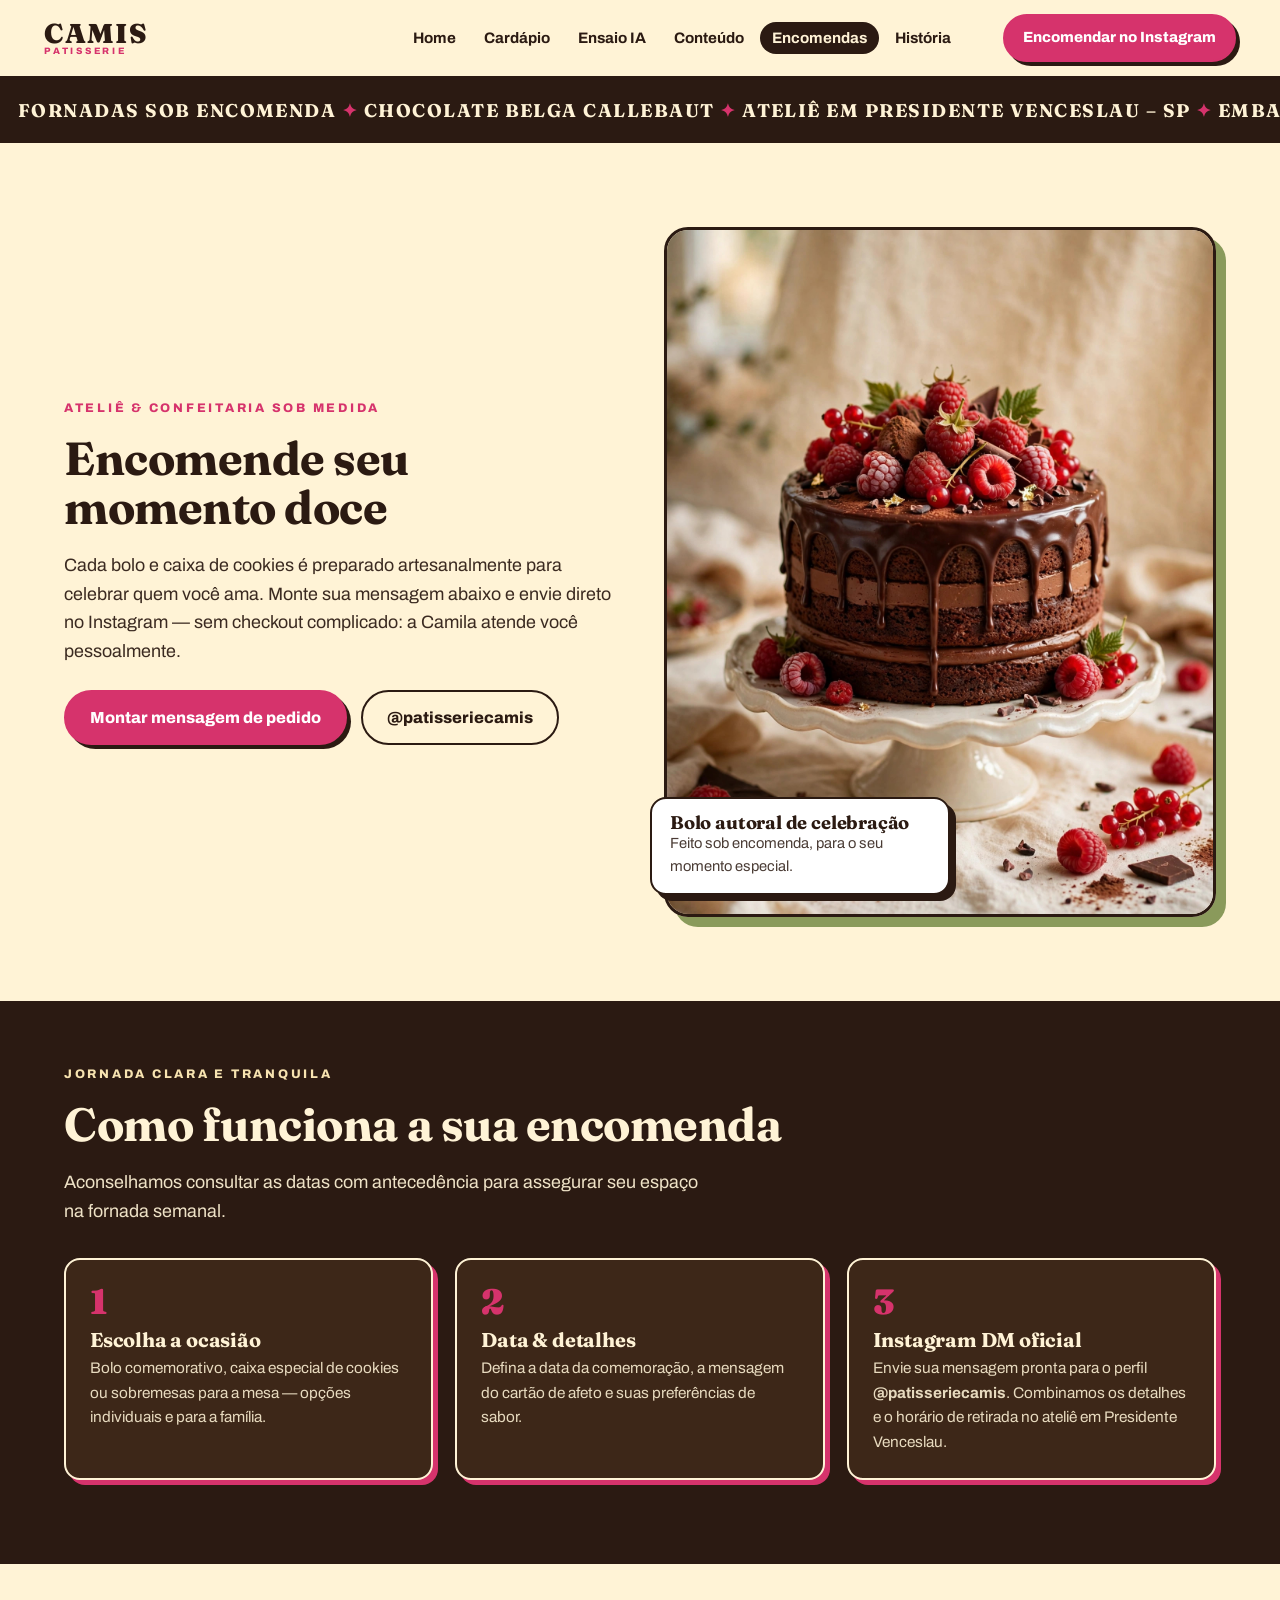
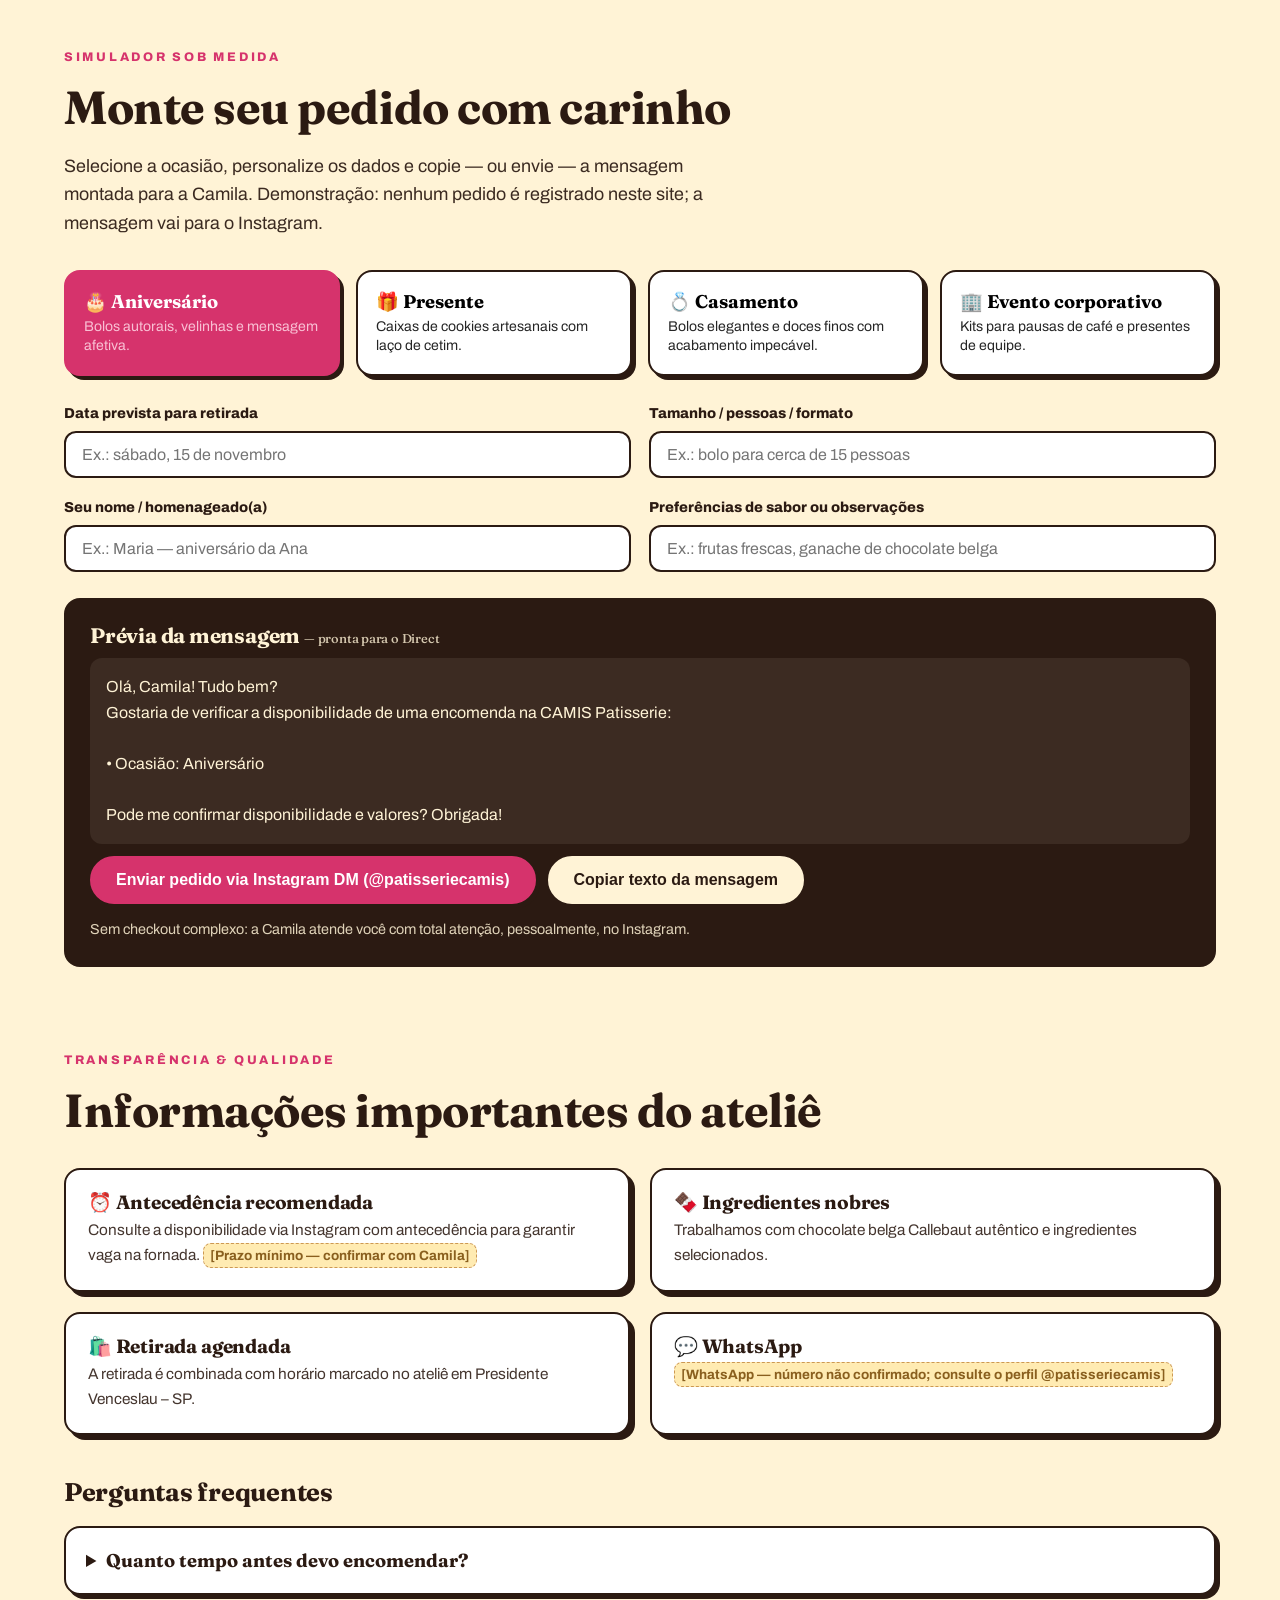
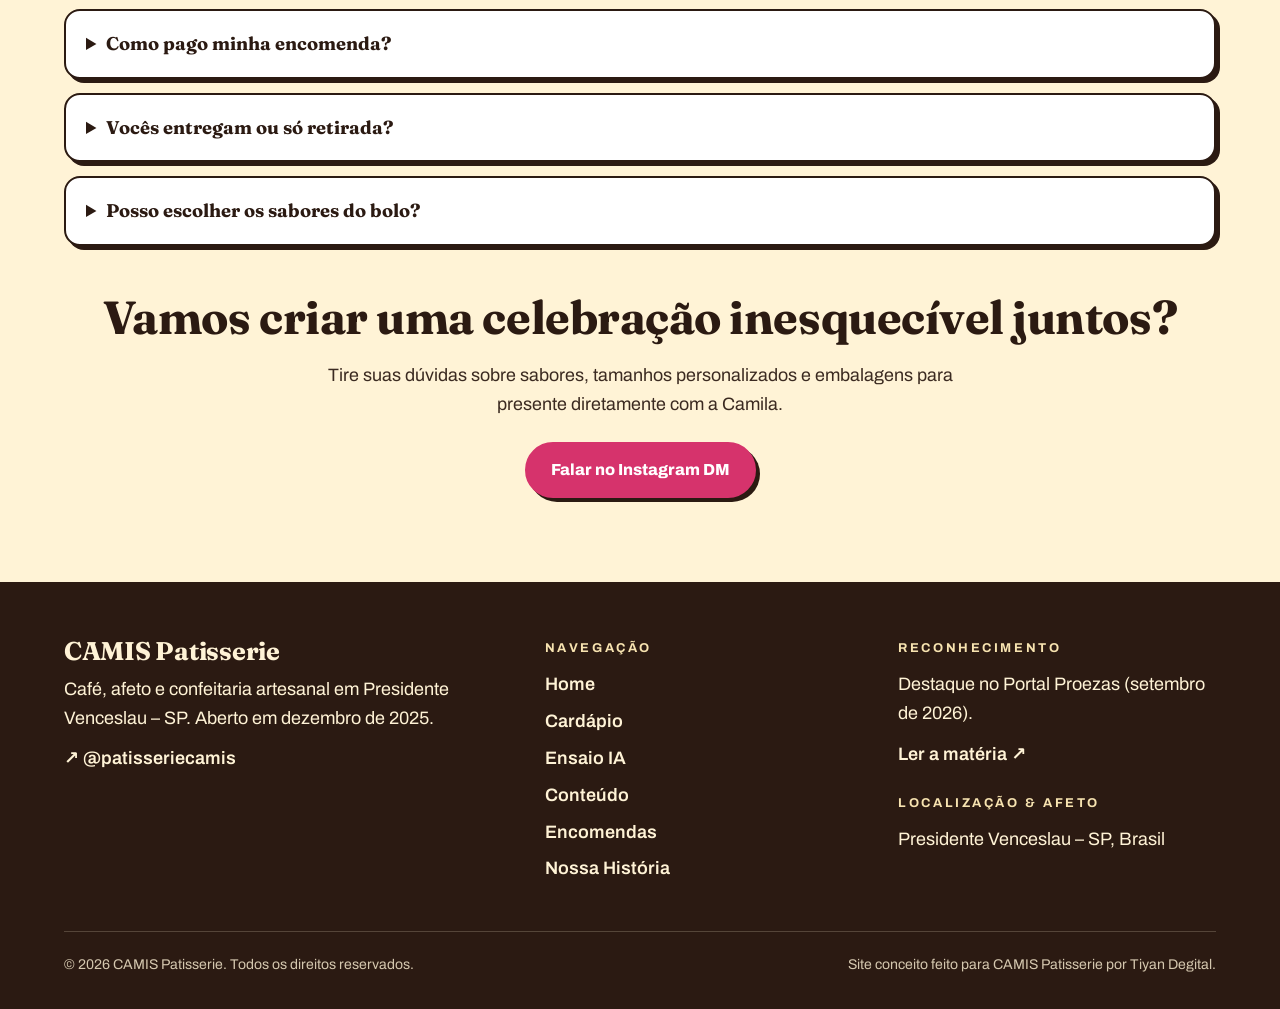
<file: encomendas.html>
<!DOCTYPE html>
<html lang="pt-BR">
<head>
<meta charset="UTF-8">
<meta name="viewport" content="width=device-width, initial-scale=1.0">
<title>Encomendas — CAMIS Patisserie | Monte seu pedido</title>
<meta name="description" content="Encomende na CAMIS Patisserie: escolha a ocasião, monte sua mensagem e envie no Instagram @patisseriecamis. Bolos autorais e cookies artesanais em Presidente Venceslau – SP.">
<link rel="stylesheet" href="assets/css/style.css">
</head>
<body>
<header class="site">
  <nav class="nav" aria-label="Navegação principal">
    <a class="brand" href="index.html"><span data-site="wordmark">CAMIS</span><small>PATISSERIE</small></a>
    <button class="burger" aria-label="Abrir menu" aria-expanded="false">☰</button>
    <ul class="nav-links">
      <li><a href="index.html">Home</a></li>
      <li><a href="cardapio.html">Cardápio</a></li>
      <li><a href="ensaio.html">Ensaio IA</a></li>
      <li><a href="conteudo.html">Conteúdo</a></li>
      <li><a href="encomendas.html" class="active" aria-current="page">Encomendas</a></li>
      <li><a href="historia.html">História</a></li>
      <li><a class="btn btn-primary nav-cta mobile" href="https://www.instagram.com/patisseriecamis/" target="_blank" rel="noopener">Encomendar no Instagram</a></li>
    </ul>
    <a class="btn btn-primary nav-cta" href="https://www.instagram.com/patisseriecamis/" target="_blank" rel="noopener">Encomendar no Instagram</a>
  </nav>
</header>

<main>
  <div class="marquee" aria-hidden="true">
    <div class="marquee-track">
      <span>FORNADAS SOB ENCOMENDA <b>✦</b> CHOCOLATE BELGA CALLEBAUT <b>✦</b> ATELIÊ EM PRESIDENTE VENCESLAU – SP <b>✦</b> EMBALAGENS DE AFETO PRONTAS PARA PRESENTE <b>✦</b>&nbsp;</span>
      <span>FORNADAS SOB ENCOMENDA <b>✦</b> CHOCOLATE BELGA CALLEBAUT <b>✦</b> ATELIÊ EM PRESIDENTE VENCESLAU – SP <b>✦</b> EMBALAGENS DE AFETO PRONTAS PARA PRESENTE <b>✦</b>&nbsp;</span>
    </div>
  </div>

  <!-- HERO -->
  <section>
    <div class="wrap split">
      <div>
        <p class="eyebrow">Ateliê &amp; confeitaria sob medida</p>
        <h2>Encomende seu momento doce</h2>
        <p class="lede">Cada bolo e caixa de cookies é preparado artesanalmente para celebrar quem você ama. Monte sua mensagem abaixo e envie direto no Instagram — sem checkout complicado: a Camila atende você pessoalmente.</p>
        <div class="hero-ctas" style="margin-top:24px">
          <a class="btn btn-primary" href="#simulador">Montar mensagem de pedido</a>
          <a class="btn btn-ghost" href="https://www.instagram.com/patisseriecamis/" target="_blank" rel="noopener">@patisseriecamis</a>
        </div>
      </div>
      <div class="hero-photo">
        <img src="assets/img/bolo-autoral.jpg" alt="Bolo autoral de celebração pronto para encomenda — amostra gerada por IA" loading="lazy">
        <div class="caption-card">
          <h3>Bolo autoral de celebração</h3>
          <p>Feito sob encomenda, para o seu momento especial.</p>
        </div>
      </div>
    </div>
  </section>

  <!-- HOW IT WORKS -->
  <section class="dark" style="padding-top:64px">
    <div class="wrap">
      <p class="eyebrow light">Jornada clara e tranquila</p>
      <h2>Como funciona a sua encomenda</h2>
      <p class="lede">Aconselhamos consultar as datas com antecedência para assegurar seu espaço na fornada semanal.</p>
      <div class="steps" style="margin-top:32px">
        <article class="step">
          <div class="num">1</div>
          <h3>Escolha a ocasião</h3>
          <p>Bolo comemorativo, caixa especial de cookies ou sobremesas para a mesa — opções individuais e para a família.</p>
        </article>
        <article class="step">
          <div class="num">2</div>
          <h3>Data &amp; detalhes</h3>
          <p>Defina a data da comemoração, a mensagem do cartão de afeto e suas preferências de sabor.</p>
        </article>
        <article class="step">
          <div class="num">3</div>
          <h3>Instagram DM oficial</h3>
          <p>Envie sua mensagem pronta para o perfil <strong>@patisseriecamis</strong>. Combinamos os detalhes e o horário de retirada no ateliê em Presidente Venceslau.</p>
        </article>
      </div>
    </div>
  </section>

  <!-- ORDER SIMULATOR -->
  <section id="simulador">
    <div class="wrap">
      <p class="eyebrow">Simulador sob medida</p>
      <h2>Monte seu pedido com carinho</h2>
      <p class="lede">Selecione a ocasião, personalize os dados e copie — ou envie — a mensagem montada para a Camila. Demonstração: nenhum pedido é registrado neste site; a mensagem vai para o Instagram.</p>

      <form id="order-form" style="margin-top:32px">
        <div class="occasions" role="group" aria-label="Escolha a ocasião">
          <button type="button" class="occasion selected" data-occasion="Aniversário" aria-pressed="true">
            <b>🎂 Aniversário</b>
            <small>Bolos autorais, velinhas e mensagem afetiva.</small>
          </button>
          <button type="button" class="occasion" data-occasion="Presente" aria-pressed="false">
            <b>🎁 Presente</b>
            <small>Caixas de cookies artesanais com laço de cetim.</small>
          </button>
          <button type="button" class="occasion" data-occasion="Casamento" aria-pressed="false">
            <b>💍 Casamento</b>
            <small>Bolos elegantes e doces finos com acabamento impecável.</small>
          </button>
          <button type="button" class="occasion" data-occasion="Evento corporativo" aria-pressed="false">
            <b>🏢 Evento corporativo</b>
            <small>Kits para pausas de café e presentes de equipe.</small>
          </button>
        </div>

        <div class="form-grid">
          <div class="field">
            <label for="f-date">Data prevista para retirada</label>
            <input type="text" id="f-date" placeholder="Ex.: sábado, 15 de novembro">
          </div>
          <div class="field">
            <label for="f-size">Tamanho / pessoas / formato</label>
            <input type="text" id="f-size" placeholder="Ex.: bolo para cerca de 15 pessoas">
          </div>
          <div class="field">
            <label for="f-name">Seu nome / homenageado(a)</label>
            <input type="text" id="f-name" placeholder="Ex.: Maria — aniversário da Ana">
          </div>
          <div class="field">
            <label for="f-notes">Preferências de sabor ou observações</label>
            <input type="text" id="f-notes" placeholder="Ex.: frutas frescas, ganache de chocolate belga">
          </div>
        </div>

        <div class="preview">
          <h3>Prévia da mensagem <span style="font-size:.8rem;font-weight:400;opacity:.8">— pronta para o Direct</span></h3>
          <pre id="msg-preview">Olá, Camila! Tudo bem?
Gostaria de verificar a disponibilidade de uma encomenda na CAMIS Patisserie:

• Ocasião: Aniversário

Pode me confirmar disponibilidade e valores? Obrigada!</pre>
          <div class="preview-actions">
            <button type="submit" class="btn btn-primary">Enviar pedido via Instagram DM (@patisseriecamis)</button>
            <button type="button" class="btn btn-light" id="copy-msg">Copiar texto da mensagem</button>
          </div>
          <p style="margin-top:14px;font-size:.9rem;opacity:.85">Sem checkout complexo: a Camila atende você com total atenção, pessoalmente, no Instagram.</p>
        </div>
      </form>
    </div>
  </section>

  <!-- INFO + FAQ -->
  <section style="padding-top:0">
    <div class="wrap">
      <p class="eyebrow">Transparência &amp; qualidade</p>
      <h2>Informações importantes do ateliê</h2>
      <div class="info-cards" style="margin-top:32px">
        <div class="info-card">
          <h3>⏰ Antecedência recomendada</h3>
          <p>Consulte a disponibilidade via Instagram com antecedência para garantir vaga na fornada. <span class="ph">[Prazo mínimo — confirmar com Camila]</span></p>
        </div>
        <div class="info-card">
          <h3>🍫 Ingredientes nobres</h3>
          <p>Trabalhamos com chocolate belga Callebaut autêntico e ingredientes selecionados.</p>
        </div>
        <div class="info-card">
          <h3>🛍️ Retirada agendada</h3>
          <p>A retirada é combinada com horário marcado no ateliê em Presidente Venceslau – SP.</p>
        </div>
        <div class="info-card">
          <h3>💬 WhatsApp</h3>
          <p><span class="ph">[WhatsApp — número não confirmado; consulte o perfil @patisseriecamis]</span></p>
        </div>
      </div>

      <div class="faq" style="margin-top:44px">
        <h2 style="font-size:1.6rem;margin-bottom:20px">Perguntas frequentes</h2>
        <details>
          <summary>Quanto tempo antes devo encomendar?</summary>
          <p><span class="ph">[Prazo mínimo de antecedência — confirmar com Camila]</span> Recomendamos consultar a agenda com antecedência, principalmente para fins de semana e festas.</p>
        </details>
        <details>
          <summary>Como pago minha encomenda?</summary>
          <p><span class="ph">[Formas de pagamento — confirmar com Camila]</span> O pagamento é combinado diretamente com a Camila no Instagram.</p>
        </details>
        <details>
          <summary>Vocês entregam ou só retirada?</summary>
          <p>A retirada é feita no ateliê em Presidente Venceslau – SP, com horário marcado. <span class="ph">[Entrega — confirmar disponibilidade]</span></p>
        </details>
        <details>
          <summary>Posso escolher os sabores do bolo?</summary>
          <p>Sim — sabores, tamanhos e personalização são combinados com a Camila no Direct. <span class="ph">[Lista de sabores — confirmar]</span></p>
        </details>
      </div>

      <div style="text-align:center;margin-top:48px">
        <h2>Vamos criar uma celebração inesquecível juntos?</h2>
        <p class="lede" style="margin:0 auto">Tire suas dúvidas sobre sabores, tamanhos personalizados e embalagens para presente diretamente com a Camila.</p>
        <div class="hero-ctas" style="justify-content:center;margin-top:24px">
          <a class="btn btn-primary" href="https://www.instagram.com/patisseriecamis/" target="_blank" rel="noopener">Falar no Instagram DM</a>
        </div>
      </div>
    </div>
  </section>
</main>

<footer class="site">
  <div class="wrap">
    <div class="foot-grid">
      <div>
        <h3><span data-site="wordmark">CAMIS</span> Patisserie</h3>
        <p>Café, afeto e confeitaria artesanal em Presidente Venceslau – SP. Aberto em dezembro de 2025.</p>
        <p style="margin-top:12px"><a href="https://www.instagram.com/patisseriecamis/" target="_blank" rel="noopener">↗ @patisseriecamis</a></p>
      </div>
      <div>
        <h4>Navegação</h4>
        <ul>
          <li><a href="index.html">Home</a></li>
          <li><a href="cardapio.html">Cardápio</a></li>
          <li><a href="ensaio.html">Ensaio IA</a></li>
          <li><a href="conteudo.html">Conteúdo</a></li>
          <li><a href="encomendas.html">Encomendas</a></li>
          <li><a href="historia.html">Nossa História</a></li>
        </ul>
      </div>
      <div>
        <h4>Reconhecimento</h4>
        <p>Destaque no Portal Proezas (setembro de 2026).</p>
        <p style="margin-top:12px"><a href="https://www.portalproezas.com.br/camis-patisserie-o-toque-autoral-de-camila-coelho-reune-arte-e-sabor-afetivo" target="_blank" rel="noopener">Ler a matéria ↗</a></p>
        <h4 style="margin-top:24px">Localização &amp; afeto</h4>
        <p>Presidente Venceslau – SP, Brasil</p>
      </div>
    </div>
    <div class="foot-bottom">
      <span>© <span data-site-year>2026</span> <span data-site="businessName">CAMIS Patisserie</span>. Todos os direitos reservados.</span>
      <span>Site conceito feito para CAMIS Patisserie por Tiyan Degital.</span>
    </div>
  </div>
</footer>
<script src="assets/js/site.js"></script>
</body>
</html>
</file>
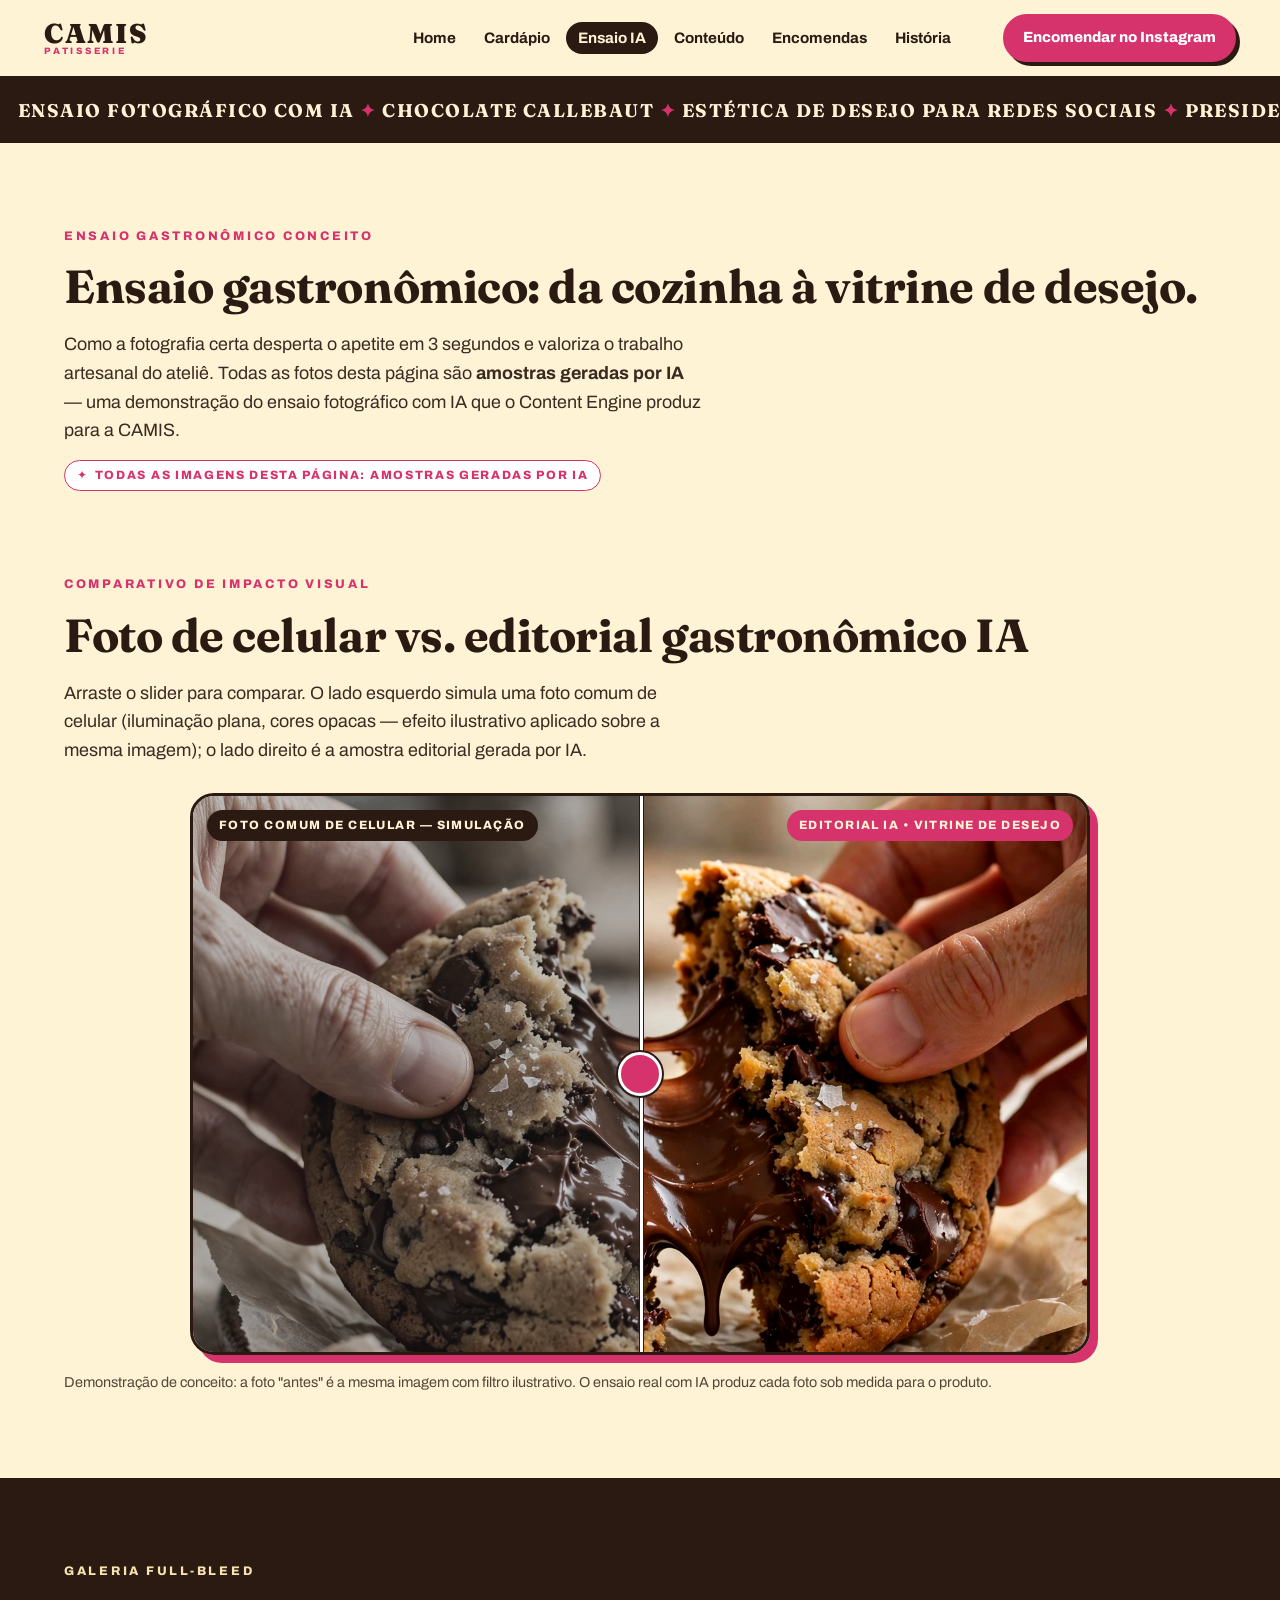
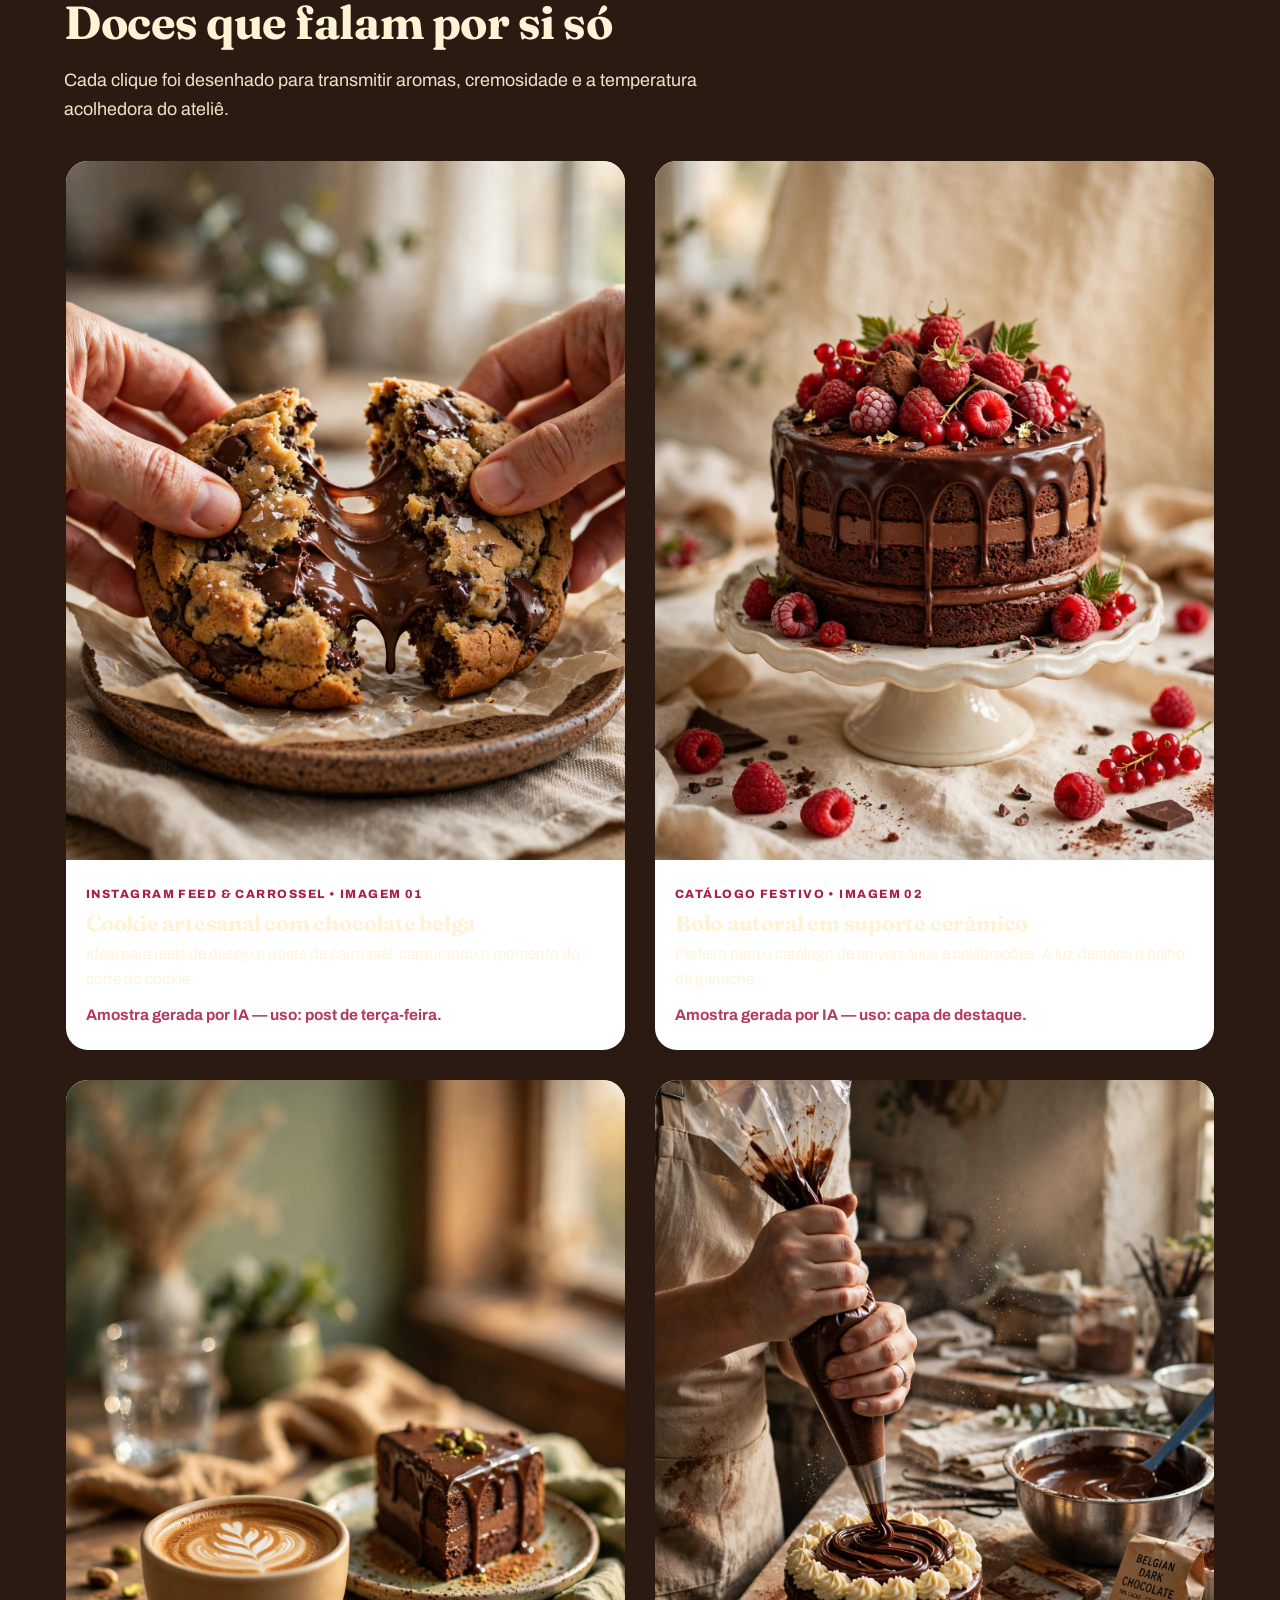
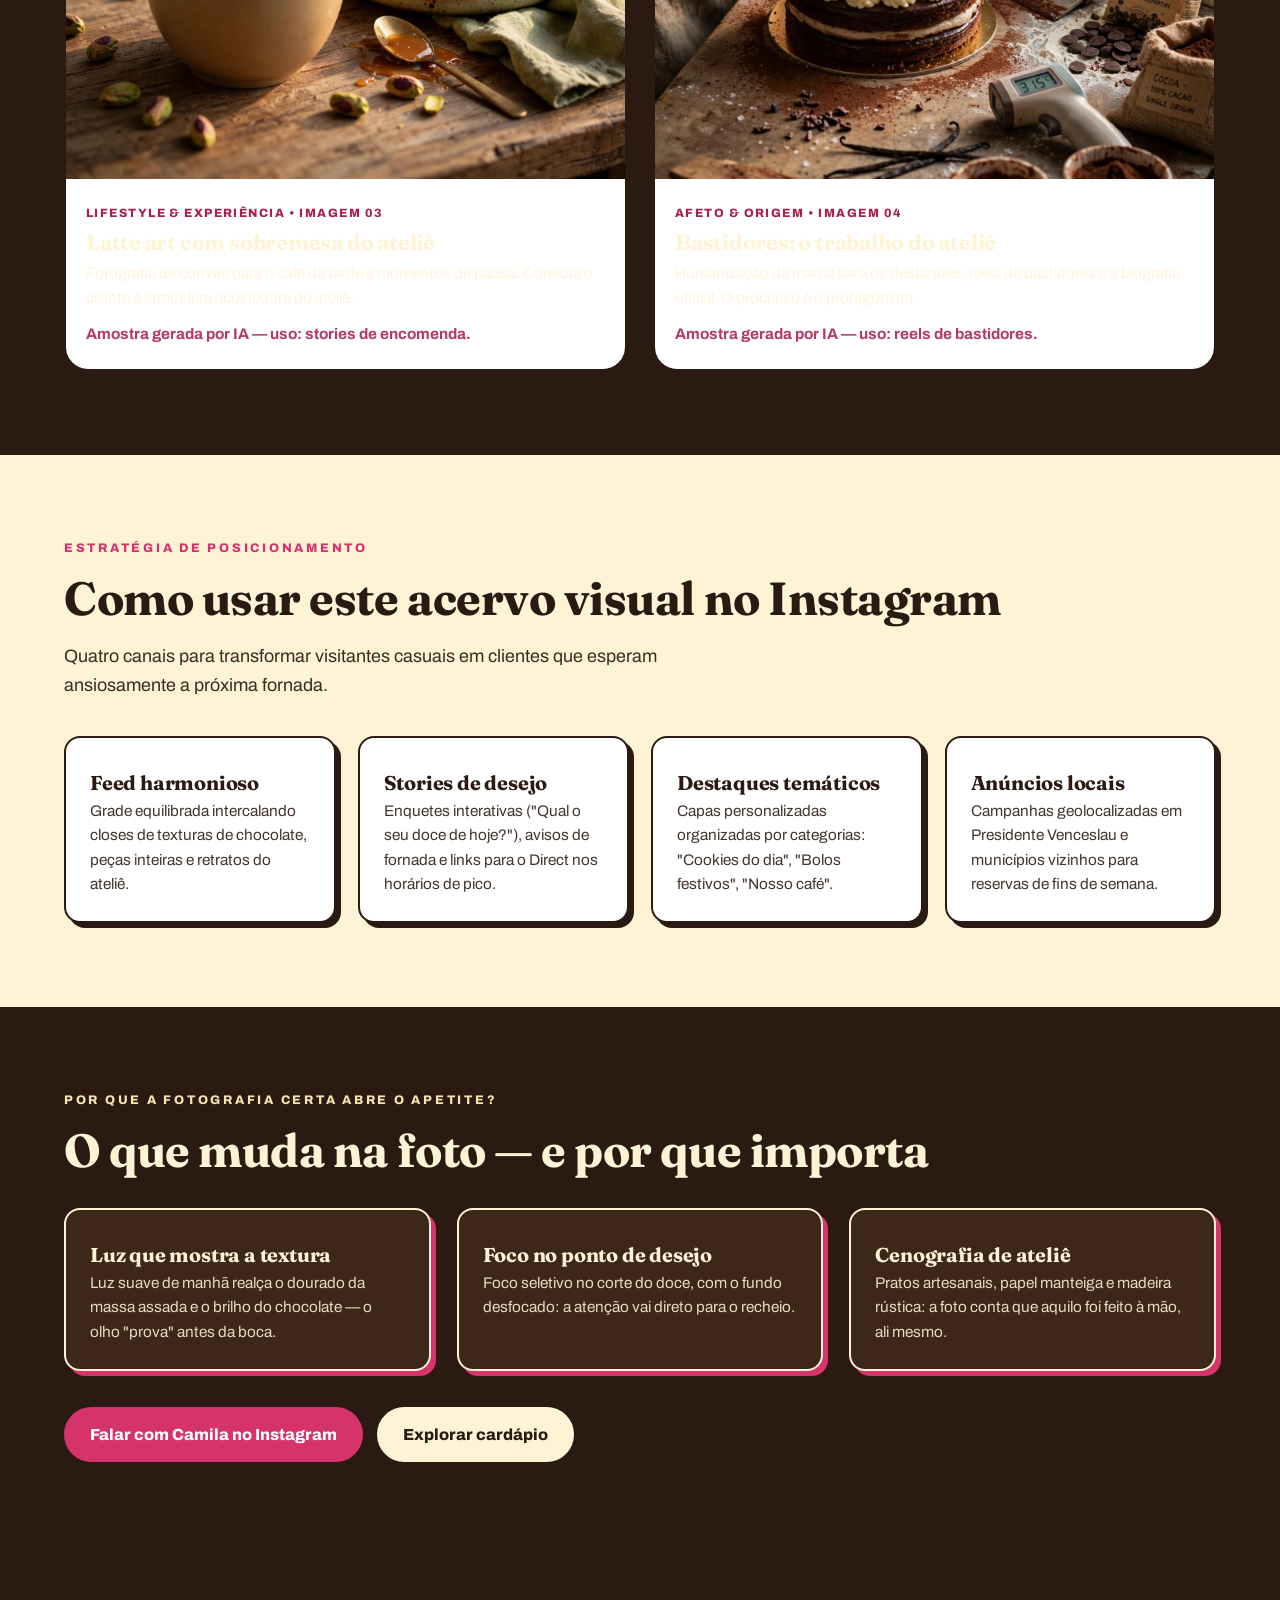
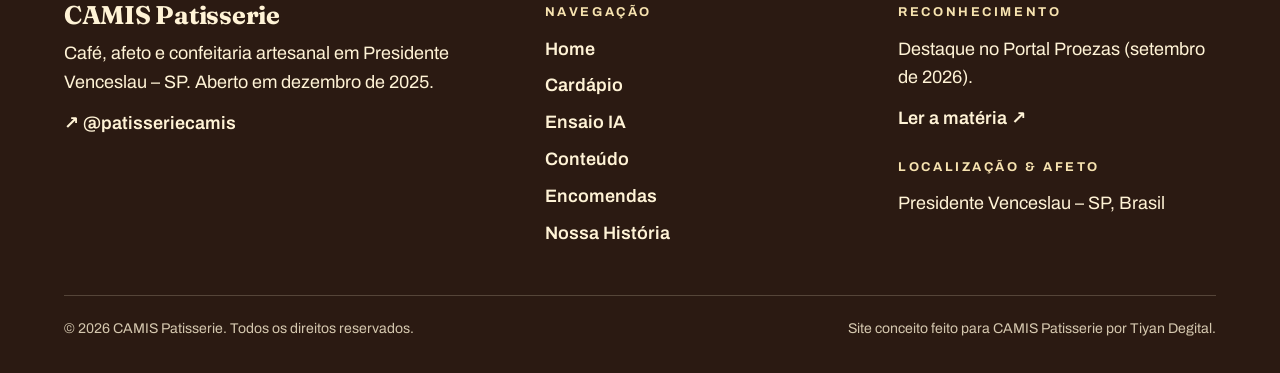
<file: ensaio.html>
<!DOCTYPE html>
<html lang="pt-BR">
<head>
<meta charset="UTF-8">
<meta name="viewport" content="width=device-width, initial-scale=1.0">
<title>Ensaio IA — CAMIS Patisserie | Fotos de vitrine geradas por IA</title>
<meta name="description" content="Ensaio gastronômico com IA da CAMIS Patisserie: da foto de celular à foto de vitrine. Amostras geradas por IA para o Instagram @patisseriecamis.">
<link rel="stylesheet" href="assets/css/style.css">
</head>
<body>
<header class="site">
  <nav class="nav" aria-label="Navegação principal">
    <a class="brand" href="index.html"><span data-site="wordmark">CAMIS</span><small>PATISSERIE</small></a>
    <button class="burger" aria-label="Abrir menu" aria-expanded="false">☰</button>
    <ul class="nav-links">
      <li><a href="index.html">Home</a></li>
      <li><a href="cardapio.html">Cardápio</a></li>
      <li><a href="ensaio.html" class="active" aria-current="page">Ensaio IA</a></li>
      <li><a href="conteudo.html">Conteúdo</a></li>
      <li><a href="encomendas.html">Encomendas</a></li>
      <li><a href="historia.html">História</a></li>
      <li><a class="btn btn-primary nav-cta mobile" href="https://www.instagram.com/patisseriecamis/" target="_blank" rel="noopener">Encomendar no Instagram</a></li>
    </ul>
    <a class="btn btn-primary nav-cta" href="https://www.instagram.com/patisseriecamis/" target="_blank" rel="noopener">Encomendar no Instagram</a>
  </nav>
</header>

<main>
  <div class="marquee" aria-hidden="true">
    <div class="marquee-track">
      <span>ENSAIO FOTOGRÁFICO COM IA <b>✦</b> CHOCOLATE CALLEBAUT <b>✦</b> ESTÉTICA DE DESEJO PARA REDES SOCIAIS <b>✦</b> PRESIDENTE VENCESLAU – SP <b>✦</b>&nbsp;</span>
      <span>ENSAIO FOTOGRÁFICO COM IA <b>✦</b> CHOCOLATE CALLEBAUT <b>✦</b> ESTÉTICA DE DESEJO PARA REDES SOCIAIS <b>✦</b> PRESIDENTE VENCESLAU – SP <b>✦</b>&nbsp;</span>
    </div>
  </div>

  <!-- HERO -->
  <section>
    <div class="wrap">
      <p class="eyebrow">Ensaio gastronômico conceito</p>
      <h2>Ensaio gastronômico: da cozinha à vitrine de desejo.</h2>
      <p class="lede">Como a fotografia certa desperta o apetite em 3 segundos e valoriza o trabalho artesanal do ateliê. Todas as fotos desta página são <strong>amostras geradas por IA</strong> — uma demonstração do ensaio fotográfico com IA que o Content Engine produz para a CAMIS.</p>
      <p style="margin-top:14px"><span class="ia-label">Todas as imagens desta página: amostras geradas por IA</span></p>
    </div>
  </section>

  <!-- BEFORE / AFTER -->
  <section style="padding-top:0">
    <div class="wrap">
      <p class="eyebrow">Comparativo de impacto visual</p>
      <h2>Foto de celular vs. editorial gastronômico IA</h2>
      <p class="lede" style="margin-bottom:28px">Arraste o slider para comparar. O lado esquerdo simula uma foto comum de celular (iluminação plana, cores opacas — efeito ilustrativo aplicado sobre a mesma imagem); o lado direito é a amostra editorial gerada por IA.</p>
      <div class="ba-wrap">
        <div class="ba-before">
          <img src="assets/img/hero-cookie.jpg" alt="Simulação ilustrativa de foto comum de celular do cookie artesanal">
          <span class="ba-label left">Foto comum de celular — simulação</span>
        </div>
        <div class="ba-after">
          <img src="assets/img/hero-cookie.jpg" alt="Amostra editorial gerada por IA do cookie artesanal">
          <span class="ba-label right">Editorial IA • Vitrine de desejo</span>
        </div>
        <div class="ba-divider" aria-hidden="true"></div>
        <input type="range" class="ba-slider" min="0" max="100" value="50" aria-label="Arraste para comparar foto de celular e editorial IA">
      </div>
      <p style="margin-top:16px;font-size:.9rem;opacity:.8">Demonstração de conceito: a foto "antes" é a mesma imagem com filtro ilustrativo. O ensaio real com IA produz cada foto sob medida para o produto.</p>
    </div>
  </section>

  <!-- GALLERY -->
  <section class="dark">
    <div class="wrap">
      <p class="eyebrow light">Galeria full-bleed</p>
      <h2>Doces que falam por si só</h2>
      <p class="lede">Cada clique foi desenhado para transmitir aromas, cremosidade e a temperatura acolhedora do ateliê.</p>
      <div class="gallery" style="margin-top:36px">
        <figure>
          <img src="assets/img/hero-cookie.jpg" alt="Cookie artesanal com recheio de chocolate belga — amostra gerada por IA" loading="lazy">
          <figcaption>
            <span class="use-tag">Instagram feed &amp; carrossel • Imagem 01</span>
            <h3>Cookie artesanal com chocolate belga</h3>
            <p>Ideal para reels de desejo e posts de carrossel, capturando o momento do corte do cookie.</p>
            <p class="sample-note">Amostra gerada por IA — uso: post de terça-feira.</p>
          </figcaption>
        </figure>
        <figure>
          <img src="assets/img/bolo-autoral.jpg" alt="Bolo autoral em suporte cerâmico — amostra gerada por IA" loading="lazy">
          <figcaption>
            <span class="use-tag">Catálogo festivo • Imagem 02</span>
            <h3>Bolo autoral em suporte cerâmico</h3>
            <p>Perfeito para o catálogo de aniversários e celebrações. A luz destaca o brilho da ganache.</p>
            <p class="sample-note">Amostra gerada por IA — uso: capa de destaque.</p>
          </figcaption>
        </figure>
        <figure>
          <img src="assets/img/cafe-latte.jpg" alt="Latte art com sobremesa no café da tarde — amostra gerada por IA" loading="lazy">
          <figcaption>
            <span class="use-tag">Lifestyle &amp; experiência • Imagem 03</span>
            <h3>Latte art com sobremesa do ateliê</h3>
            <p>Fotografia de convite para o café da tarde e momentos de pausa. Conecta o cliente à atmosfera acolhedora do ateliê.</p>
            <p class="sample-note">Amostra gerada por IA — uso: stories de encomenda.</p>
          </figcaption>
        </figure>
        <figure>
          <img src="assets/img/bastidores.jpg" alt="Bastidores do ateliê: produção artesanal do chocolate — amostra gerada por IA" loading="lazy">
          <figcaption>
            <span class="use-tag">Afeto &amp; origem • Imagem 04</span>
            <h3>Bastidores: o trabalho do ateliê</h3>
            <p>Humanização da marca para os destaques, reels de bastidores e a biografia oficial. O processo é o protagonista.</p>
            <p class="sample-note">Amostra gerada por IA — uso: reels de bastidores.</p>
          </figcaption>
        </figure>
      </div>
    </div>
  </section>

  <!-- HOW TO USE -->
  <section>
    <div class="wrap">
      <p class="eyebrow">Estratégia de posicionamento</p>
      <h2>Como usar este acervo visual no Instagram</h2>
      <p class="lede">Quatro canais para transformar visitantes casuais em clientes que esperam ansiosamente a próxima fornada.</p>
      <div class="grid4" style="margin-top:36px">
        <article class="step">
          <h3>Feed harmonioso</h3>
          <p>Grade equilibrada intercalando closes de texturas de chocolate, peças inteiras e retratos do ateliê.</p>
        </article>
        <article class="step">
          <h3>Stories de desejo</h3>
          <p>Enquetes interativas ("Qual o seu doce de hoje?"), avisos de fornada e links para o Direct nos horários de pico.</p>
        </article>
        <article class="step">
          <h3>Destaques temáticos</h3>
          <p>Capas personalizadas organizadas por categorias: "Cookies do dia", "Bolos festivos", "Nosso café".</p>
        </article>
        <article class="step">
          <h3>Anúncios locais</h3>
          <p>Campanhas geolocalizadas em Presidente Venceslau e municípios vizinhos para reservas de fins de semana.</p>
        </article>
      </div>
    </div>
  </section>

  <!-- WHAT CHANGES (honest, no fake stats) -->
  <section class="dark">
    <div class="wrap">
      <p class="eyebrow light">Por que a fotografia certa abre o apetite?</p>
      <h2>O que muda na foto — e por que importa</h2>
      <div class="grid3" style="margin-top:32px">
        <article class="step">
          <h3>Luz que mostra a textura</h3>
          <p>Luz suave de manhã realça o dourado da massa assada e o brilho do chocolate — o olho "prova" antes da boca.</p>
        </article>
        <article class="step">
          <h3>Foco no ponto de desejo</h3>
          <p>Foco seletivo no corte do doce, com o fundo desfocado: a atenção vai direto para o recheio.</p>
        </article>
        <article class="step">
          <h3>Cenografia de ateliê</h3>
          <p>Pratos artesanais, papel manteiga e madeira rústica: a foto conta que aquilo foi feito à mão, ali mesmo.</p>
        </article>
      </div>
      <div class="hero-ctas" style="margin-top:36px">
        <a class="btn btn-primary" href="https://www.instagram.com/patisseriecamis/" target="_blank" rel="noopener">Falar com Camila no Instagram</a>
        <a class="btn btn-light" href="cardapio.html">Explorar cardápio</a>
      </div>
    </div>
  </section>
</main>

<footer class="site">
  <div class="wrap">
    <div class="foot-grid">
      <div>
        <h3><span data-site="wordmark">CAMIS</span> Patisserie</h3>
        <p>Café, afeto e confeitaria artesanal em Presidente Venceslau – SP. Aberto em dezembro de 2025.</p>
        <p style="margin-top:12px"><a href="https://www.instagram.com/patisseriecamis/" target="_blank" rel="noopener">↗ @patisseriecamis</a></p>
      </div>
      <div>
        <h4>Navegação</h4>
        <ul>
          <li><a href="index.html">Home</a></li>
          <li><a href="cardapio.html">Cardápio</a></li>
          <li><a href="ensaio.html">Ensaio IA</a></li>
          <li><a href="conteudo.html">Conteúdo</a></li>
          <li><a href="encomendas.html">Encomendas</a></li>
          <li><a href="historia.html">Nossa História</a></li>
        </ul>
      </div>
      <div>
        <h4>Reconhecimento</h4>
        <p>Destaque no Portal Proezas (setembro de 2026).</p>
        <p style="margin-top:12px"><a href="https://www.portalproezas.com.br/camis-patisserie-o-toque-autoral-de-camila-coelho-reune-arte-e-sabor-afetivo" target="_blank" rel="noopener">Ler a matéria ↗</a></p>
        <h4 style="margin-top:24px">Localização &amp; afeto</h4>
        <p>Presidente Venceslau – SP, Brasil</p>
      </div>
    </div>
    <div class="foot-bottom">
      <span>© <span data-site-year>2026</span> <span data-site="businessName">CAMIS Patisserie</span>. Todos os direitos reservados.</span>
      <span>Site conceito feito para CAMIS Patisserie por Tiyan Degital.</span>
    </div>
  </div>
</footer>
<script src="assets/js/site.js"></script>
</body>
</html>
</file>
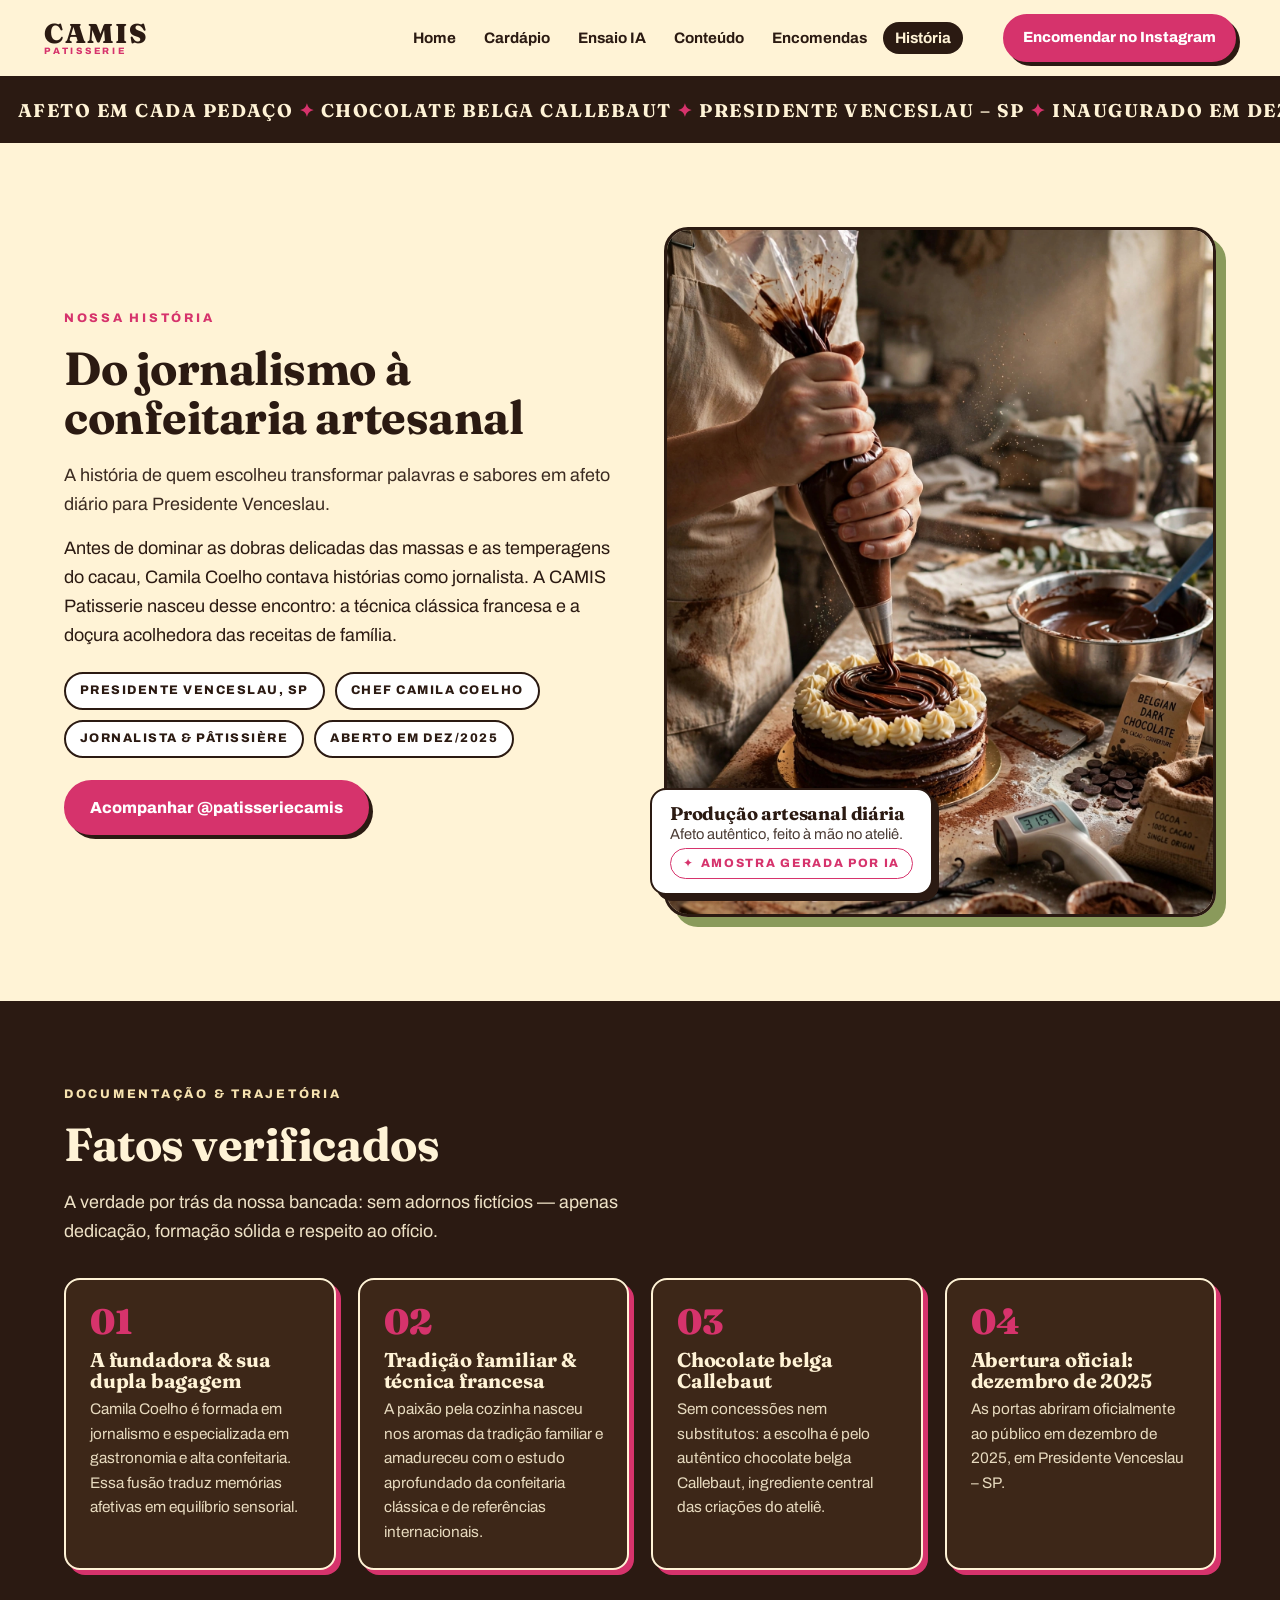
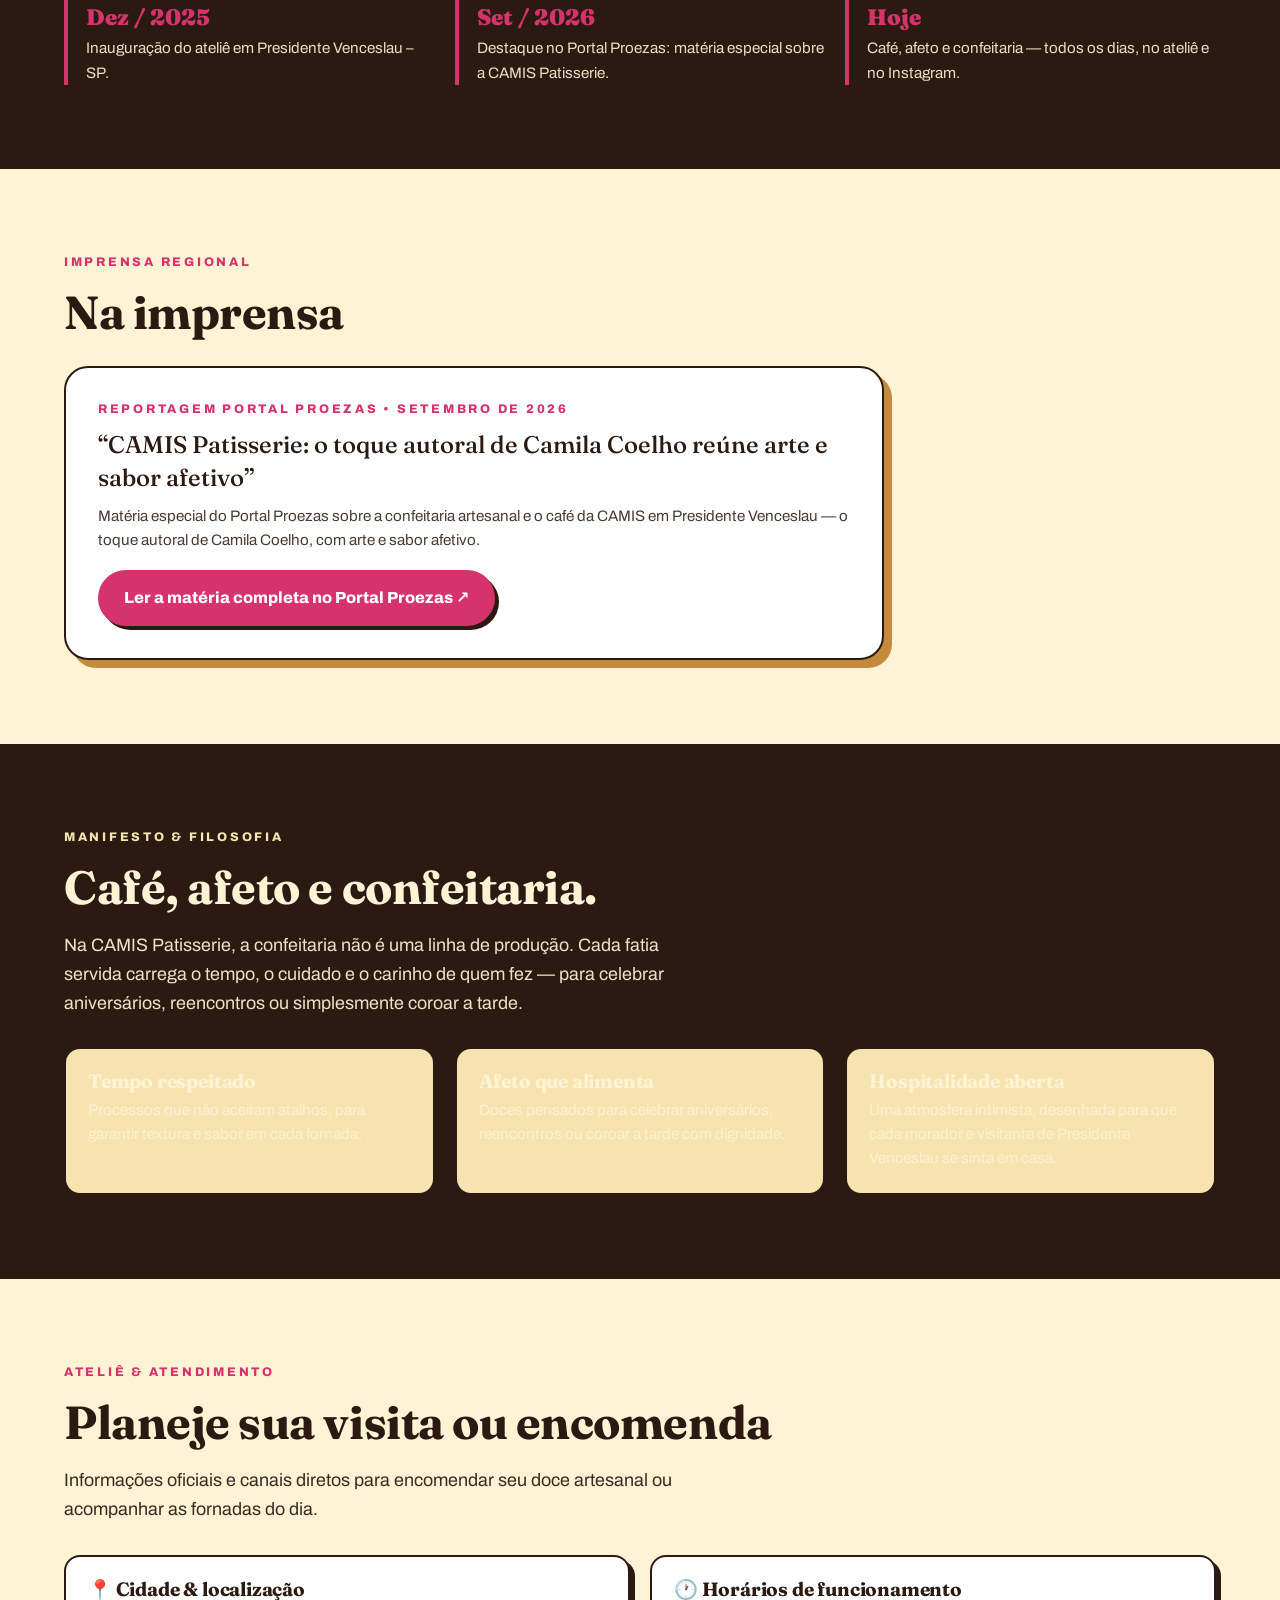
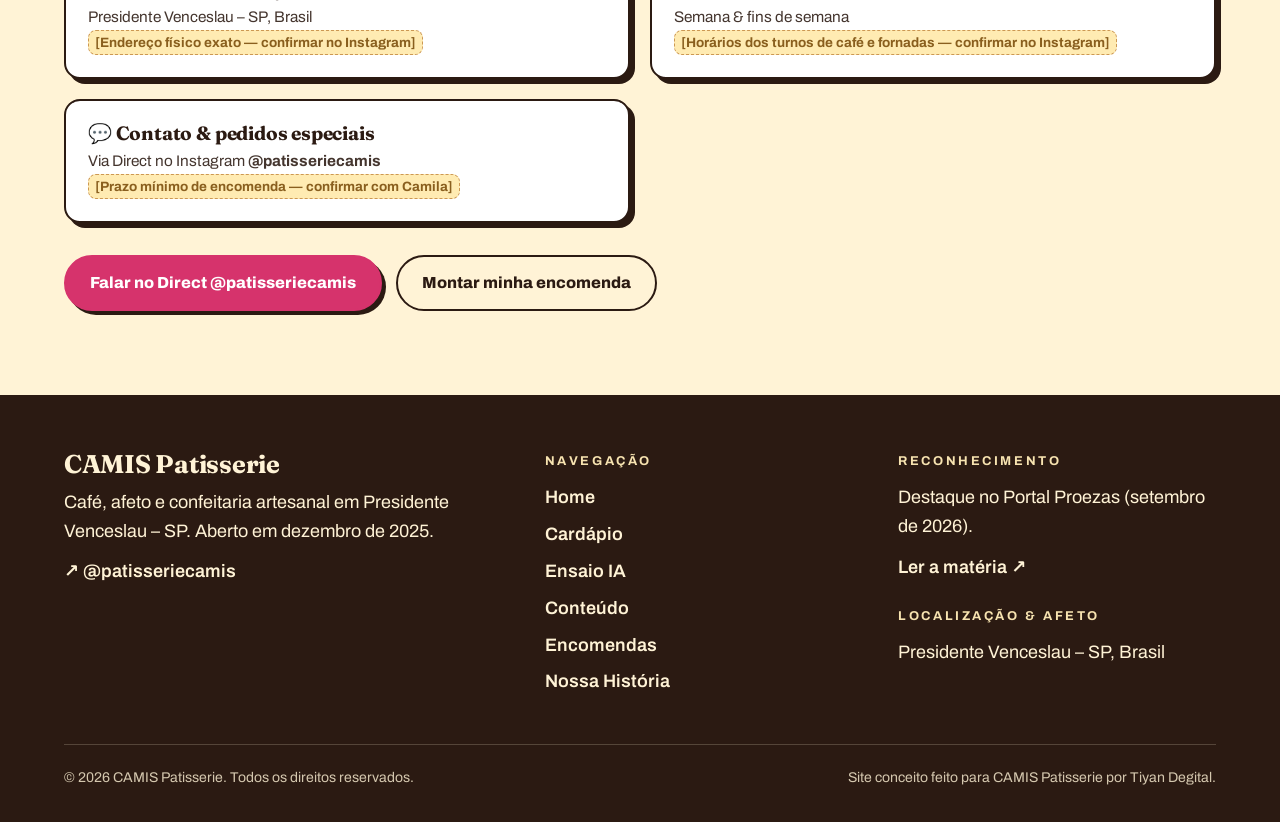
<file: historia.html>
<!DOCTYPE html>
<html lang="pt-BR">
<head>
<meta charset="UTF-8">
<meta name="viewport" content="width=device-width, initial-scale=1.0">
<title>Nossa História — CAMIS Patisserie | Camila Coelho</title>
<meta name="description" content="A história da CAMIS Patisserie: Camila Coelho, jornalista e gastrônoma, abriu seu ateliê de confeitaria artesanal em Presidente Venceslau – SP em dezembro de 2025.">
<link rel="stylesheet" href="assets/css/style.css">
</head>
<body>
<header class="site">
  <nav class="nav" aria-label="Navegação principal">
    <a class="brand" href="index.html"><span data-site="wordmark">CAMIS</span><small>PATISSERIE</small></a>
    <button class="burger" aria-label="Abrir menu" aria-expanded="false">☰</button>
    <ul class="nav-links">
      <li><a href="index.html">Home</a></li>
      <li><a href="cardapio.html">Cardápio</a></li>
      <li><a href="ensaio.html">Ensaio IA</a></li>
      <li><a href="conteudo.html">Conteúdo</a></li>
      <li><a href="encomendas.html">Encomendas</a></li>
      <li><a href="historia.html" class="active" aria-current="page">História</a></li>
      <li><a class="btn btn-primary nav-cta mobile" href="https://www.instagram.com/patisseriecamis/" target="_blank" rel="noopener">Encomendar no Instagram</a></li>
    </ul>
    <a class="btn btn-primary nav-cta" href="https://www.instagram.com/patisseriecamis/" target="_blank" rel="noopener">Encomendar no Instagram</a>
  </nav>
</header>

<main>
  <div class="marquee" aria-hidden="true">
    <div class="marquee-track">
      <span>AFETO EM CADA PEDAÇO <b>✦</b> CHOCOLATE BELGA CALLEBAUT <b>✦</b> PRESIDENTE VENCESLAU – SP <b>✦</b> INAUGURADO EM DEZEMBRO DE 2025 <b>✦</b> FEITO À MÃO DIARIAMENTE <b>✦</b>&nbsp;</span>
      <span>AFETO EM CADA PEDAÇO <b>✦</b> CHOCOLATE BELGA CALLEBAUT <b>✦</b> PRESIDENTE VENCESLAU – SP <b>✦</b> INAUGURADO EM DEZEMBRO DE 2025 <b>✦</b> FEITO À MÃO DIARIAMENTE <b>✦</b>&nbsp;</span>
    </div>
  </div>

  <!-- HERO -->
  <section>
    <div class="wrap split">
      <div>
        <p class="eyebrow">Nossa história</p>
        <h2>Do jornalismo à confeitaria artesanal</h2>
        <p class="lede">A história de quem escolheu transformar palavras e sabores em afeto diário para Presidente Venceslau.</p>
        <p style="margin-top:16px">Antes de dominar as dobras delicadas das massas e as temperagens do cacau, Camila Coelho contava histórias como jornalista. A CAMIS Patisserie nasceu desse encontro: a técnica clássica francesa e a doçura acolhedora das receitas de família.</p>
        <div class="value-chips">
          <span class="chip">Presidente Venceslau, SP</span>
          <span class="chip">Chef Camila Coelho</span>
          <span class="chip">Jornalista &amp; pâtissière</span>
          <span class="chip">Aberto em dez/2025</span>
        </div>
        <a class="btn btn-primary" href="https://www.instagram.com/patisseriecamis/" target="_blank" rel="noopener">Acompanhar @patisseriecamis</a>
      </div>
      <div class="hero-photo">
        <img src="assets/img/bastidores.jpg" alt="Produção artesanal diária no ateliê CAMIS — amostra gerada por IA" loading="lazy">
        <div class="caption-card">
          <h3>Produção artesanal diária</h3>
          <p>Afeto autêntico, feito à mão no ateliê.</p>
          <span class="ia-label">Amostra gerada por IA</span>
        </div>
      </div>
    </div>
  </section>

  <!-- VERIFIED FACTS -->
  <section class="dark">
    <div class="wrap">
      <p class="eyebrow light">Documentação &amp; trajetória</p>
      <h2>Fatos verificados</h2>
      <p class="lede">A verdade por trás da nossa bancada: sem adornos fictícios — apenas dedicação, formação sólida e respeito ao ofício.</p>
      <div class="grid4" style="margin-top:32px">
        <article class="step">
          <div class="num">01</div>
          <h3>A fundadora &amp; sua dupla bagagem</h3>
          <p>Camila Coelho é formada em jornalismo e especializada em gastronomia e alta confeitaria. Essa fusão traduz memórias afetivas em equilíbrio sensorial.</p>
        </article>
        <article class="step">
          <div class="num">02</div>
          <h3>Tradição familiar &amp; técnica francesa</h3>
          <p>A paixão pela cozinha nasceu nos aromas da tradição familiar e amadureceu com o estudo aprofundado da confeitaria clássica e de referências internacionais.</p>
        </article>
        <article class="step">
          <div class="num">03</div>
          <h3>Chocolate belga Callebaut</h3>
          <p>Sem concessões nem substitutos: a escolha é pelo autêntico chocolate belga Callebaut, ingrediente central das criações do ateliê.</p>
        </article>
        <article class="step">
          <div class="num">04</div>
          <h3>Abertura oficial: dezembro de 2025</h3>
          <p>As portas abriram oficialmente ao público em dezembro de 2025, em Presidente Venceslau – SP.</p>
        </article>
      </div>
      <div class="timeline">
        <div class="tl-item">
          <div class="yr">Dez / 2025</div>
          <p>Inauguração do ateliê em Presidente Venceslau – SP.</p>
        </div>
        <div class="tl-item">
          <div class="yr">Set / 2026</div>
          <p>Destaque no Portal Proezas: matéria especial sobre a CAMIS Patisserie.</p>
        </div>
        <div class="tl-item">
          <div class="yr">Hoje</div>
          <p>Café, afeto e confeitaria — todos os dias, no ateliê e no Instagram.</p>
        </div>
      </div>
    </div>
  </section>

  <!-- PRESS -->
  <section>
    <div class="wrap">
      <p class="eyebrow">Imprensa regional</p>
      <h2>Na imprensa</h2>
      <article class="press" style="margin-top:28px">
        <p class="eyebrow">Reportagem Portal Proezas • Setembro de 2026</p>
        <blockquote>“CAMIS Patisserie: o toque autoral de Camila Coelho reúne arte e sabor afetivo”</blockquote>
        <p class="source">Matéria especial do Portal Proezas sobre a confeitaria artesanal e o café da CAMIS em Presidente Venceslau — o toque autoral de Camila Coelho, com arte e sabor afetivo.</p>
        <p style="margin-top:18px"><a class="btn btn-primary" href="https://www.portalproezas.com.br/camis-patisserie-o-toque-autoral-de-camila-coelho-reune-arte-e-sabor-afetivo" target="_blank" rel="noopener">Ler a matéria completa no Portal Proezas ↗</a></p>
      </article>
    </div>
  </section>

  <!-- MANIFESTO -->
  <section class="dark">
    <div class="wrap">
      <p class="eyebrow light">Manifesto &amp; filosofia</p>
      <h2>Café, afeto e confeitaria.</h2>
      <p class="lede">Na CAMIS Patisserie, a confeitaria não é uma linha de produção. Cada fatia servida carrega o tempo, o cuidado e o carinho de quem fez — para celebrar aniversários, reencontros ou simplesmente coroar a tarde.</p>
      <div class="manifesto-values">
        <article class="mvalue">
          <h3>Tempo respeitado</h3>
          <p>Processos que não aceitam atalhos, para garantir textura e sabor em cada fornada.</p>
        </article>
        <article class="mvalue">
          <h3>Afeto que alimenta</h3>
          <p>Doces pensados para celebrar aniversários, reencontros ou coroar a tarde com dignidade.</p>
        </article>
        <article class="mvalue">
          <h3>Hospitalidade aberta</h3>
          <p>Uma atmosfera intimista, desenhada para que cada morador e visitante de Presidente Venceslau se sinta em casa.</p>
        </article>
      </div>
    </div>
  </section>

  <!-- VISIT -->
  <section>
    <div class="wrap">
      <p class="eyebrow">Ateliê &amp; atendimento</p>
      <h2>Planeje sua visita ou encomenda</h2>
      <p class="lede">Informações oficiais e canais diretos para encomendar seu doce artesanal ou acompanhar as fornadas do dia.</p>
      <div class="info-cards" style="margin-top:32px">
        <div class="info-card">
          <h3>📍 Cidade &amp; localização</h3>
          <p>Presidente Venceslau – SP, Brasil</p>
          <p><span class="ph">[Endereço físico exato — confirmar no Instagram]</span></p>
        </div>
        <div class="info-card">
          <h3>🕐 Horários de funcionamento</h3>
          <p>Semana &amp; fins de semana</p>
          <p><span class="ph">[Horários dos turnos de café e fornadas — confirmar no Instagram]</span></p>
        </div>
        <div class="info-card">
          <h3>💬 Contato &amp; pedidos especiais</h3>
          <p>Via Direct no Instagram <strong>@patisseriecamis</strong></p>
          <p><span class="ph">[Prazo mínimo de encomenda — confirmar com Camila]</span></p>
        </div>
      </div>
      <div class="hero-ctas" style="margin-top:32px">
        <a class="btn btn-primary" href="https://www.instagram.com/patisseriecamis/" target="_blank" rel="noopener">Falar no Direct @patisseriecamis</a>
        <a class="btn btn-ghost" href="encomendas.html">Montar minha encomenda</a>
      </div>
    </div>
  </section>
</main>

<footer class="site">
  <div class="wrap">
    <div class="foot-grid">
      <div>
        <h3><span data-site="wordmark">CAMIS</span> Patisserie</h3>
        <p>Café, afeto e confeitaria artesanal em Presidente Venceslau – SP. Aberto em dezembro de 2025.</p>
        <p style="margin-top:12px"><a href="https://www.instagram.com/patisseriecamis/" target="_blank" rel="noopener">↗ @patisseriecamis</a></p>
      </div>
      <div>
        <h4>Navegação</h4>
        <ul>
          <li><a href="index.html">Home</a></li>
          <li><a href="cardapio.html">Cardápio</a></li>
          <li><a href="ensaio.html">Ensaio IA</a></li>
          <li><a href="conteudo.html">Conteúdo</a></li>
          <li><a href="encomendas.html">Encomendas</a></li>
          <li><a href="historia.html">Nossa História</a></li>
        </ul>
      </div>
      <div>
        <h4>Reconhecimento</h4>
        <p>Destaque no Portal Proezas (setembro de 2026).</p>
        <p style="margin-top:12px"><a href="https://www.portalproezas.com.br/camis-patisserie-o-toque-autoral-de-camila-coelho-reune-arte-e-sabor-afetivo" target="_blank" rel="noopener">Ler a matéria ↗</a></p>
        <h4 style="margin-top:24px">Localização &amp; afeto</h4>
        <p>Presidente Venceslau – SP, Brasil</p>
      </div>
    </div>
    <div class="foot-bottom">
      <span>© <span data-site-year>2026</span> <span data-site="businessName">CAMIS Patisserie</span>. Todos os direitos reservados.</span>
      <span>Site conceito feito para CAMIS Patisserie por Tiyan Degital.</span>
    </div>
  </div>
</footer>
<script src="assets/js/site.js"></script>
</body>
</html>
</file>
<file: assets/css/style.css>
/* ============================================================
   CAMIS Patisserie — "Doce Atelier" design system
   Palette (from STITCH-EXPORT.md design-system frame):
   cocoa #2B1A12 · raspberry #D6336C · buttercream #FFF3D6
   pistachio #8A9A5B · caramel #C68A3C
   Type (PROMPT fonts — NOT Stitch's Newsreader/Archivo Narrow):
   Fraunces (display) + Archivo (body)
   ============================================================ */
@font-face{
  font-family:'Fraunces';font-style:normal;font-weight:500 900;font-display:swap;
  src:url('../fonts/fraunces-latin.woff2') format('woff2');
}
@font-face{
  font-family:'Archivo';font-style:normal;font-weight:400 800;font-display:swap;
  src:url('../fonts/archivo-latin.woff2') format('woff2');
}

:root{
  --cocoa:#2B1A12;
  --cocoa-soft:#3D2718;
  --raspberry:#D6336C;
  --raspberry-dark:#A91F4F;
  --butter:#FFF3D6;
  --butter-deep:#F7E3B0;
  --pistachio:#8A9A5B;
  --caramel:#C68A3C;
  --ink:#2B1A12;
  --radius:24px;
  --radius-sm:16px;
}
*{margin:0;padding:0;box-sizing:border-box}
html{scroll-behavior:smooth}
body{
  font-family:'Archivo',system-ui,sans-serif;
  background:var(--butter);
  color:var(--ink);
  font-size:18px;line-height:1.6;
  overflow-x:hidden;
}
img{max-width:100%;display:block;height:auto}
a{color:inherit}
::selection{background:var(--raspberry);color:#fff}

h1,h2,h3,.display{font-family:'Fraunces',Georgia,serif;font-weight:700;line-height:1.05;letter-spacing:-.01em}
.eyebrow{
  font-family:'Archivo',sans-serif;font-weight:800;font-size:.78rem;
  letter-spacing:.22em;text-transform:uppercase;color:var(--raspberry);
}
.eyebrow.light{color:var(--butter-deep)}
.wrap{max-width:1200px;margin:0 auto;padding:0 24px}
section{padding:84px 0}
section.dark{background:var(--cocoa);color:var(--butter)}
section.dark h1,section.dark h2,section.dark h3{color:var(--butter)}
section.dark .eyebrow{color:var(--butter-deep)}
h2{font-size:clamp(2rem,4.4vw,2.9rem);margin:.35em 0 .4em}
.lede{max-width:640px;font-size:1.12rem;opacity:.92}
.ph{ /* visible placeholder marker */
  display:inline-block;background:#FFE9A8;color:#7A4A00;border:1px dashed #C68A3C;
  border-radius:8px;padding:.05em .45em;font-weight:700;font-size:.88em;
  overflow-wrap:break-word;
}
/* grid/flex children must be allowed to shrink below content width
   (long placeholder spans must wrap, never force horizontal overflow) */
.grid3>*,.grid2>*,.grid4>*,.menu-list>*,.info-cards>*,.calendar>*,
.pillars>*,.occasions>*,.steps>*,.gallery>*,.menu-item>div,.split>*{min-width:0}
section.dark .ph{background:#4A2E14;color:#FFD98A;border-color:#C68A3C}
.ia-label{
  display:inline-flex;align-items:center;gap:6px;font-size:.75rem;font-weight:800;
  letter-spacing:.14em;text-transform:uppercase;color:var(--raspberry);
  background:#fff;border:1px solid var(--raspberry);border-radius:999px;padding:5px 12px;
}
.ia-label::before{content:"✦"}

/* ---------- header / nav ---------- */
header.site{
  position:sticky;top:0;z-index:50;
  background:rgba(255,243,214,.94);backdrop-filter:blur(8px);
  border-bottom:2px solid var(--cocoa);
}
.nav{display:flex;align-items:center;gap:28px;max-width:1240px;margin:0 auto;padding:14px 24px}
.brand{font-family:'Fraunces',serif;font-weight:900;font-size:1.7rem;letter-spacing:.06em;text-decoration:none;color:var(--cocoa);line-height:1}
.brand small{display:block;font-family:'Archivo',sans-serif;font-weight:800;font-size:.58rem;letter-spacing:.3em;color:var(--raspberry)}
.nav-links{display:flex;gap:4px;margin-left:auto;list-style:none;flex-wrap:wrap}
.nav-links a{
  text-decoration:none;font-weight:700;font-size:.95rem;color:var(--cocoa);
  padding:8px 12px;border-radius:999px;
}
.nav-links a:hover{background:var(--butter-deep)}
.nav-links a.active{background:var(--cocoa);color:var(--butter)}
.btn{
  display:inline-flex;align-items:center;gap:8px;text-decoration:none;font-weight:800;
  border-radius:999px;padding:13px 24px;font-size:1rem;border:2px solid var(--cocoa);
  transition:transform .18s ease, box-shadow .18s ease;cursor:pointer;
}
.btn:hover{transform:translateY(-2px)}
.btn-primary{background:var(--raspberry);border-color:var(--raspberry);color:#fff;box-shadow:4px 4px 0 var(--cocoa)}
.btn-primary:hover{box-shadow:6px 6px 0 var(--cocoa)}
.btn-ghost{background:transparent;color:var(--cocoa)}
.btn-ghost:hover{background:var(--butter-deep)}
.btn-light{background:var(--butter);color:var(--cocoa);border-color:var(--butter)}
.nav-cta{margin-left:8px;white-space:nowrap;padding:10px 18px;font-size:.92rem}
.nav-cta.mobile{display:none}
.burger{display:none;margin-left:auto;background:none;border:2px solid var(--cocoa);border-radius:12px;padding:8px 12px;font-size:1.2rem;cursor:pointer;color:var(--cocoa)}

/* ---------- hero ---------- */
.hero{padding:72px 0 64px;position:relative;overflow:hidden}
.hero-grid{display:grid;grid-template-columns:1.05fr .95fr;gap:48px;align-items:center}
.wordmark{
  font-family:'Fraunces',serif;font-weight:900;line-height:.85;
  font-size:clamp(4.6rem,13vw,10.5rem);letter-spacing:.02em;color:var(--cocoa);
  margin:.1em 0 .15em;
}
.wordmark span{color:var(--raspberry)}
.hero h1{font-size:clamp(1.7rem,3.4vw,2.5rem);max-width:560px}
.hero p.lede{margin:18px 0 26px}
.hero-ctas{display:flex;gap:14px;flex-wrap:wrap}
.trust-chips{display:flex;gap:10px;flex-wrap:wrap;margin-top:26px}
.chip{
  font-size:.78rem;font-weight:800;letter-spacing:.12em;text-transform:uppercase;
  border:2px solid var(--cocoa);border-radius:999px;padding:7px 14px;background:#fff;
}
.hero-photo{position:relative}
.hero-photo img{border-radius:var(--radius);border:3px solid var(--cocoa);box-shadow:10px 10px 0 var(--raspberry);width:100%;aspect-ratio:4/5;object-fit:cover}
.caption-card{
  position:absolute;left:-14px;bottom:22px;background:#fff;border:2px solid var(--cocoa);
  border-radius:var(--radius-sm);padding:14px 18px;max-width:300px;box-shadow:6px 6px 0 var(--cocoa);
}
.caption-card h3{font-size:1.15rem}
.caption-card p{font-size:.92rem;opacity:.85}
.sticker{
  display:inline-block;font-family:'Fraunces',serif;font-weight:700;font-size:.95rem;
  background:var(--pistachio);color:#fff;border-radius:999px;padding:6px 14px;
  transform:rotate(-4deg);box-shadow:3px 3px 0 var(--cocoa);
}
.sticker.raspberry{background:var(--raspberry);transform:rotate(3deg)}
.sticker.caramel{background:var(--caramel);transform:rotate(-2deg)}
.sticker.on-photo{position:absolute;top:16px;right:-8px;z-index:2}

/* ---------- marquee ---------- */
.marquee{background:var(--cocoa);color:var(--butter);overflow:hidden;padding:16px 0;border-top:2px solid var(--cocoa);border-bottom:2px solid var(--cocoa)}
.marquee-track{display:flex;gap:0;width:max-content;animation:scroll 26s linear infinite;white-space:nowrap}
.marquee-track span{font-family:'Fraunces',serif;font-weight:700;font-size:1.15rem;letter-spacing:.08em;padding:0 18px}
.marquee-track b{color:var(--raspberry)}
@keyframes scroll{from{transform:translateX(0)}to{transform:translateX(-50%)}}

/* ---------- cards / grids ---------- */
.grid3{display:grid;grid-template-columns:repeat(3,1fr);gap:26px}
.grid2{display:grid;grid-template-columns:repeat(2,1fr);gap:26px}
.grid4{display:grid;grid-template-columns:repeat(4,1fr);gap:22px}
.card{
  background:#fff;border:2px solid var(--cocoa);border-radius:var(--radius);
  overflow:hidden;box-shadow:6px 6px 0 var(--cocoa);
  transition:transform .2s ease, box-shadow .2s ease;
}
.card:hover{transform:translateY(-4px);box-shadow:8px 10px 0 var(--cocoa)}
.card img{width:100%;aspect-ratio:4/3;object-fit:cover}
.card.tall img{aspect-ratio:4/5}
.card-body{padding:22px 22px 26px}
.card-body h3{font-size:1.45rem;margin:.35em 0 .3em}
.card-body p{font-size:.98rem;opacity:.88}
.tags{display:flex;gap:8px;flex-wrap:wrap}
.tag{font-size:.72rem;font-weight:800;letter-spacing:.1em;text-transform:uppercase;background:var(--butter-deep);border-radius:999px;padding:4px 10px}
.tag.rasp{background:#FBDCE6;color:var(--raspberry-dark)}
.tag.pist{background:#E7EBD8;color:#4A5A2E}
.card-link{display:inline-block;margin-top:14px;font-weight:800;color:var(--raspberry);text-decoration:none;border-bottom:2px solid var(--raspberry)}
.price-note{margin-top:14px;font-weight:800;font-size:.9rem;color:var(--raspberry-dark)}
.section-head{display:flex;justify-content:space-between;align-items:flex-end;gap:24px;flex-wrap:wrap;margin-bottom:36px}
.section-head h2{margin-bottom:0}

/* ---------- founder / visit ---------- */
.split{display:grid;grid-template-columns:1fr 1fr;gap:48px;align-items:center}
.split img{border-radius:var(--radius);border:3px solid var(--cocoa);box-shadow:10px 10px 0 var(--pistachio);width:100%;aspect-ratio:4/5;object-fit:cover}
.value-chips{display:flex;gap:10px;flex-wrap:wrap;margin:22px 0}
.info-cards{display:grid;grid-template-columns:1fr 1fr;gap:20px}
.info-card{background:#fff;border:2px solid var(--cocoa);border-radius:var(--radius-sm);padding:22px;box-shadow:5px 5px 0 var(--cocoa)}
.info-card h3{font-size:1.2rem;margin-bottom:6px}
.info-card p{font-size:.96rem;opacity:.88}
section.dark .info-card{background:var(--cocoa-soft);border-color:var(--butter);color:var(--butter);box-shadow:5px 5px 0 var(--raspberry)}

/* ---------- menu page ---------- */
.menu-nav{display:flex;gap:10px;flex-wrap:wrap;margin:28px 0 10px}
.menu-nav a{
  text-decoration:none;font-weight:800;border:2px solid var(--cocoa);border-radius:999px;
  padding:9px 18px;background:#fff;color:var(--cocoa);
}
.menu-nav a:hover{background:var(--butter-deep)}
.menu-section{margin-top:56px}
.menu-section h3{font-size:1.9rem}
.menu-section .intro{max-width:640px;margin:.4em 0 26px;opacity:.9}
.menu-list{display:grid;grid-template-columns:repeat(2,1fr);gap:22px}
.menu-item{display:flex;gap:18px;background:#fff;border:2px solid var(--cocoa);border-radius:var(--radius-sm);padding:18px;box-shadow:5px 5px 0 var(--cocoa)}
.menu-item img{width:120px;height:120px;object-fit:cover;border-radius:12px;border:2px solid var(--cocoa);flex-shrink:0}
.menu-item h4{font-family:'Fraunces',serif;font-size:1.2rem;margin-bottom:4px}
.menu-item p{font-size:.94rem;opacity:.88}
.note-bar{
  background:#fff;border:2px dashed var(--caramel);border-radius:var(--radius-sm);
  padding:18px 22px;margin-top:40px;font-size:1rem;
}

/* ---------- ensaio / before-after ---------- */
.ba-wrap{position:relative;border:3px solid var(--cocoa);border-radius:var(--radius);overflow:hidden;box-shadow:8px 8px 0 var(--raspberry);max-width:900px;margin:0 auto;aspect-ratio:16/10}
.ba-wrap img{width:100%;height:100%;aspect-ratio:16/10;object-fit:cover;display:block}
.ba-after{position:absolute;inset:0;overflow:hidden}
.ba-after img{filter:saturate(1.08) contrast(1.05)}
.ba-before{position:absolute;inset:0}
.ba-before img{filter:grayscale(.55) brightness(.82) contrast(.9)}
.ba-label{
  position:absolute;top:14px;z-index:3;font-size:.75rem;font-weight:800;letter-spacing:.12em;
  text-transform:uppercase;background:var(--cocoa);color:var(--butter);border-radius:999px;padding:6px 12px;
}
.ba-label.left{left:14px}
.ba-label.right{right:14px;background:var(--raspberry)}
.ba-slider{position:absolute;inset:0;width:100%;height:100%;appearance:none;-webkit-appearance:none;background:transparent;cursor:ew-resize;z-index:4;margin:0}
.ba-slider::-webkit-slider-thumb{-webkit-appearance:none;width:44px;height:44px;border-radius:50%;background:var(--raspberry);border:3px solid #fff;box-shadow:0 0 0 2px var(--cocoa)}
.ba-divider{position:absolute;top:0;bottom:0;width:3px;background:#fff;z-index:2;box-shadow:0 0 0 1px var(--cocoa)}
.gallery{display:grid;grid-template-columns:repeat(2,1fr);gap:26px}
.gallery figure{border:2px solid var(--cocoa);border-radius:var(--radius);overflow:hidden;background:#fff;box-shadow:6px 6px 0 var(--cocoa)}
.gallery img{width:100%;aspect-ratio:4/5;object-fit:cover}
.gallery figcaption{padding:18px 20px 22px}
.gallery figcaption h3{font-size:1.35rem;margin:.3em 0}
.gallery figcaption p{font-size:.96rem;opacity:.88}
.use-tag{font-size:.75rem;font-weight:800;letter-spacing:.12em;text-transform:uppercase;color:var(--raspberry-dark)}
.steps{display:grid;grid-template-columns:repeat(3,1fr);gap:22px}
.step{background:#fff;border:2px solid var(--cocoa);border-radius:var(--radius-sm);padding:24px;box-shadow:5px 5px 0 var(--cocoa)}
.step .num{font-family:'Fraunces',serif;font-weight:900;font-size:2.2rem;color:var(--raspberry);line-height:1}
.step h3{font-size:1.25rem;margin:.5em 0 .3em}
.step p{font-size:.96rem;opacity:.88}
section.dark .step{background:var(--cocoa-soft);border-color:var(--butter);color:var(--butter);box-shadow:5px 5px 0 var(--raspberry)}

/* ---------- conteudo / calendar ---------- */
.pillars{display:grid;grid-template-columns:repeat(4,1fr);gap:20px}
.pillar{background:#fff;border:2px solid var(--cocoa);border-radius:var(--radius-sm);padding:22px;box-shadow:5px 5px 0 var(--pistachio)}
.pillar .pnum{font-family:'Fraunces',serif;font-weight:900;color:var(--raspberry);font-size:1rem;letter-spacing:.1em}
.pillar h3{font-size:1.2rem;margin:.4em 0 .3em}
.pillar p{font-size:.94rem;opacity:.88}
.calendar{display:grid;grid-template-columns:repeat(7,1fr);gap:14px}
.day{background:#fff;border:2px solid var(--cocoa);border-radius:var(--radius-sm);padding:16px;min-height:210px;box-shadow:4px 4px 0 var(--cocoa)}
.day.today{outline:3px solid var(--raspberry);outline-offset:2px}
.day .dow{font-size:.72rem;font-weight:800;letter-spacing:.14em;text-transform:uppercase;color:var(--raspberry-dark)}
.day h4{font-family:'Fraunces',serif;font-size:1.15rem;margin:.35em 0 .3em;line-height:1.15}
.day p{font-size:.88rem;opacity:.88}
.day .pilar-tag{margin-top:10px;display:inline-block;font-size:.7rem;font-weight:800;letter-spacing:.1em;text-transform:uppercase;background:var(--butter-deep);border-radius:999px;padding:3px 9px}
.mockup{background:#fff;border:2px solid var(--cocoa);border-radius:var(--radius);overflow:hidden;box-shadow:6px 6px 0 var(--cocoa)}
.mockup img{width:100%;aspect-ratio:4/3;object-fit:cover}
.mockup-body{padding:20px 22px 24px}
.mockup-body .handle{font-weight:800}
.mockup-body .handle span{font-weight:400;opacity:.7}
.mockup-body p{font-size:.96rem;margin-top:8px}
.sample-note{font-size:.85rem;font-weight:700;color:var(--raspberry-dark);margin-top:12px}

/* ---------- encomendas / form ---------- */
.occasions{display:grid;grid-template-columns:repeat(4,1fr);gap:16px}
.occasion{
  text-align:left;background:#fff;border:2px solid var(--cocoa);border-radius:var(--radius-sm);
  padding:18px;cursor:pointer;font-family:'Archivo',sans-serif;box-shadow:4px 4px 0 var(--cocoa);
  transition:transform .15s ease;
}
.occasion:hover{transform:translateY(-2px)}
.occasion.selected{background:var(--raspberry);color:#fff;border-color:var(--raspberry)}
.occasion.selected small{color:#FFD9E6}
.occasion b{display:block;font-family:'Fraunces',serif;font-size:1.15rem;margin-bottom:4px}
.occasion small{font-size:.88rem;opacity:.85;line-height:1.4;display:block}
.form-grid{display:grid;grid-template-columns:1fr 1fr;gap:18px;margin-top:26px}
.field{display:flex;flex-direction:column;gap:6px}
.field.full{grid-column:1 / -1}
.field label{font-weight:800;font-size:.9rem}
.field input,.field select,.field textarea{
  font-family:'Archivo',sans-serif;font-size:1rem;padding:13px 16px;border:2px solid var(--cocoa);
  border-radius:12px;background:#fff;color:var(--ink);width:100%;
}
.field input:focus,.field select:focus,.field textarea:focus{outline:3px solid var(--raspberry);outline-offset:1px}
.preview{
  margin-top:26px;background:var(--cocoa);color:var(--butter);border-radius:var(--radius-sm);
  padding:24px;border:2px solid var(--cocoa);
}
.preview h3{color:var(--butter);margin-bottom:10px}
.preview pre{
  white-space:pre-wrap;font-family:'Archivo',sans-serif;font-size:1rem;line-height:1.6;
  background:rgba(255,243,214,.08);border-radius:12px;padding:16px;margin:12px 0;
}
.preview-actions{display:flex;gap:12px;flex-wrap:wrap}
.faq details{background:#fff;border:2px solid var(--cocoa);border-radius:var(--radius-sm);padding:18px 20px;margin-bottom:14px;box-shadow:4px 4px 0 var(--cocoa)}
.faq summary{font-family:'Fraunces',serif;font-weight:700;font-size:1.15rem;cursor:pointer}
.faq p{margin-top:10px;font-size:.96rem;opacity:.9}

/* ---------- historia ---------- */
.press{
  background:#fff;border:2px solid var(--cocoa);border-radius:var(--radius);
  padding:32px;box-shadow:8px 8px 0 var(--caramel);max-width:820px;
}
.press blockquote{font-family:'Fraunces',serif;font-size:1.5rem;line-height:1.35;margin:.4em 0}
.press .source{font-size:.95rem;opacity:.85}
.manifesto-values{display:grid;grid-template-columns:repeat(3,1fr);gap:20px;margin-top:30px}
.mvalue{background:var(--butter-deep);border:2px solid var(--cocoa);border-radius:var(--radius-sm);padding:22px}
.mvalue h3{font-size:1.2rem;margin-bottom:6px}
.mvalue p{font-size:.95rem;opacity:.88}
.timeline{display:grid;grid-template-columns:repeat(3,1fr);gap:20px;margin-top:30px}
.tl-item{border-left:4px solid var(--raspberry);padding-left:18px}
.tl-item .yr{font-family:'Fraunces',serif;font-weight:900;font-size:1.4rem;color:var(--raspberry)}
.tl-item p{font-size:.95rem;opacity:.9}

/* ---------- footer ---------- */
footer.site{background:var(--cocoa);color:var(--butter);padding:56px 0 32px}
.foot-grid{display:grid;grid-template-columns:1.4fr 1fr 1fr;gap:36px}
.foot-grid h3{font-family:'Fraunces',serif;font-size:1.6rem;margin-bottom:10px}
.foot-grid h4{font-size:.8rem;letter-spacing:.2em;text-transform:uppercase;color:var(--butter-deep);margin-bottom:12px}
.foot-grid ul{list-style:none}
.foot-grid li{margin-bottom:8px}
.foot-grid a{color:var(--butter);text-decoration:none;font-weight:600}
.foot-grid a:hover{color:var(--butter-deep)}
.foot-bottom{border-top:1px solid rgba(255,243,214,.25);margin-top:40px;padding-top:22px;font-size:.88rem;opacity:.8;display:flex;justify-content:space-between;gap:16px;flex-wrap:wrap}

/* ---------- responsive ---------- */
@media (max-width:1020px){
  .grid4{grid-template-columns:repeat(2,1fr)}
  .calendar{grid-template-columns:repeat(2,1fr)}
  .day{min-height:0}
  .pillars{grid-template-columns:repeat(2,1fr)}
  .occasions{grid-template-columns:repeat(2,1fr)}
}
@media (max-width:860px){
  section{padding:60px 0}
  .hero-grid,.split{grid-template-columns:1fr;gap:32px}
  .grid3,.grid2,.gallery,.steps,.menu-list{grid-template-columns:1fr}
  .hero-photo{max-width:520px}
  .caption-card{left:8px;bottom:12px;max-width:260px}
  .burger{display:block}
  .nav-links{
    display:none;position:absolute;top:100%;left:0;right:0;flex-direction:column;
    background:var(--butter);border-bottom:2px solid var(--cocoa);padding:12px 24px 18px;gap:2px;
  }
  .nav-links.open{display:flex}
  .nav-links a{padding:12px}
  .nav-cta{display:none}
  .nav-cta.mobile{display:inline-flex;margin:12px 0 4px}
  .foot-grid{grid-template-columns:1fr}
  .manifesto-values,.timeline,.form-grid{grid-template-columns:1fr}
  .calendar{grid-template-columns:1fr}
  .info-cards{grid-template-columns:1fr}
  .menu-item img{width:96px;height:96px}
}
@media (prefers-reduced-motion:reduce){
  .marquee-track{animation:none}
  html{scroll-behavior:auto}
}
</file>
